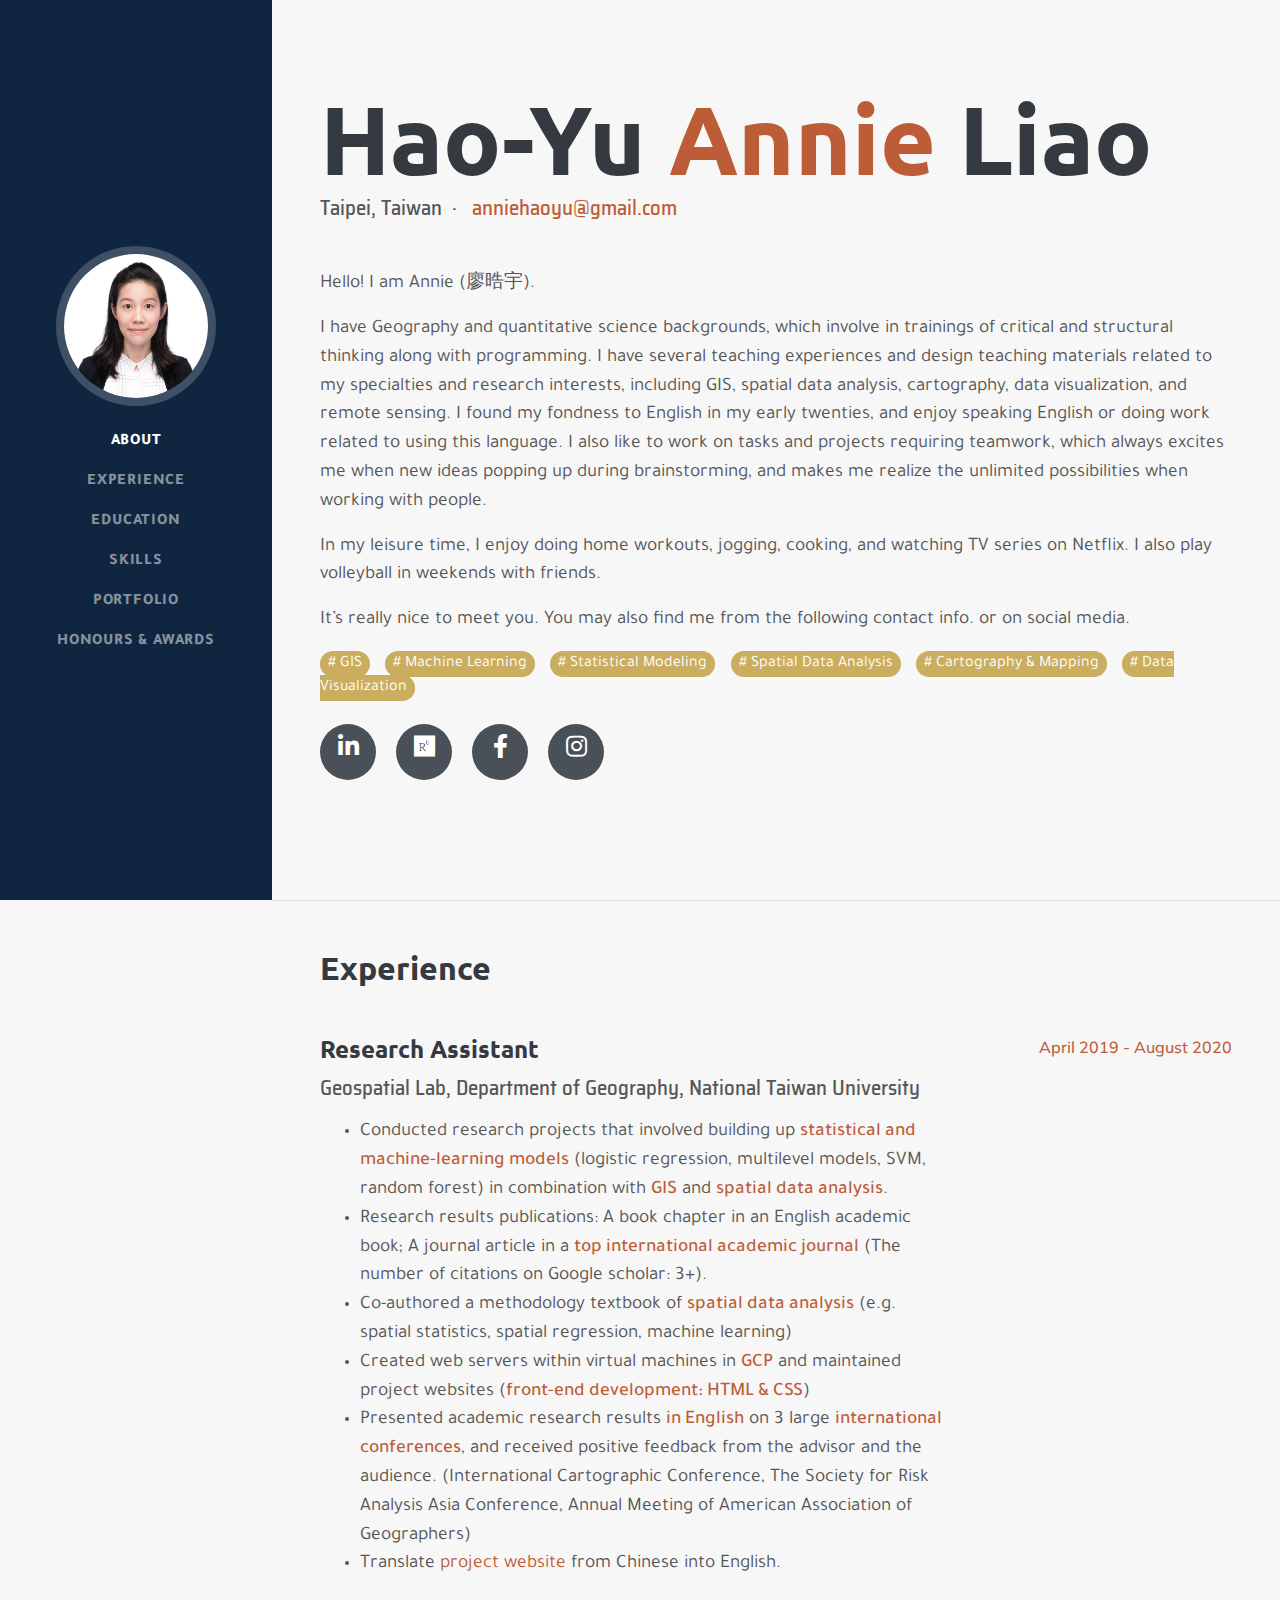
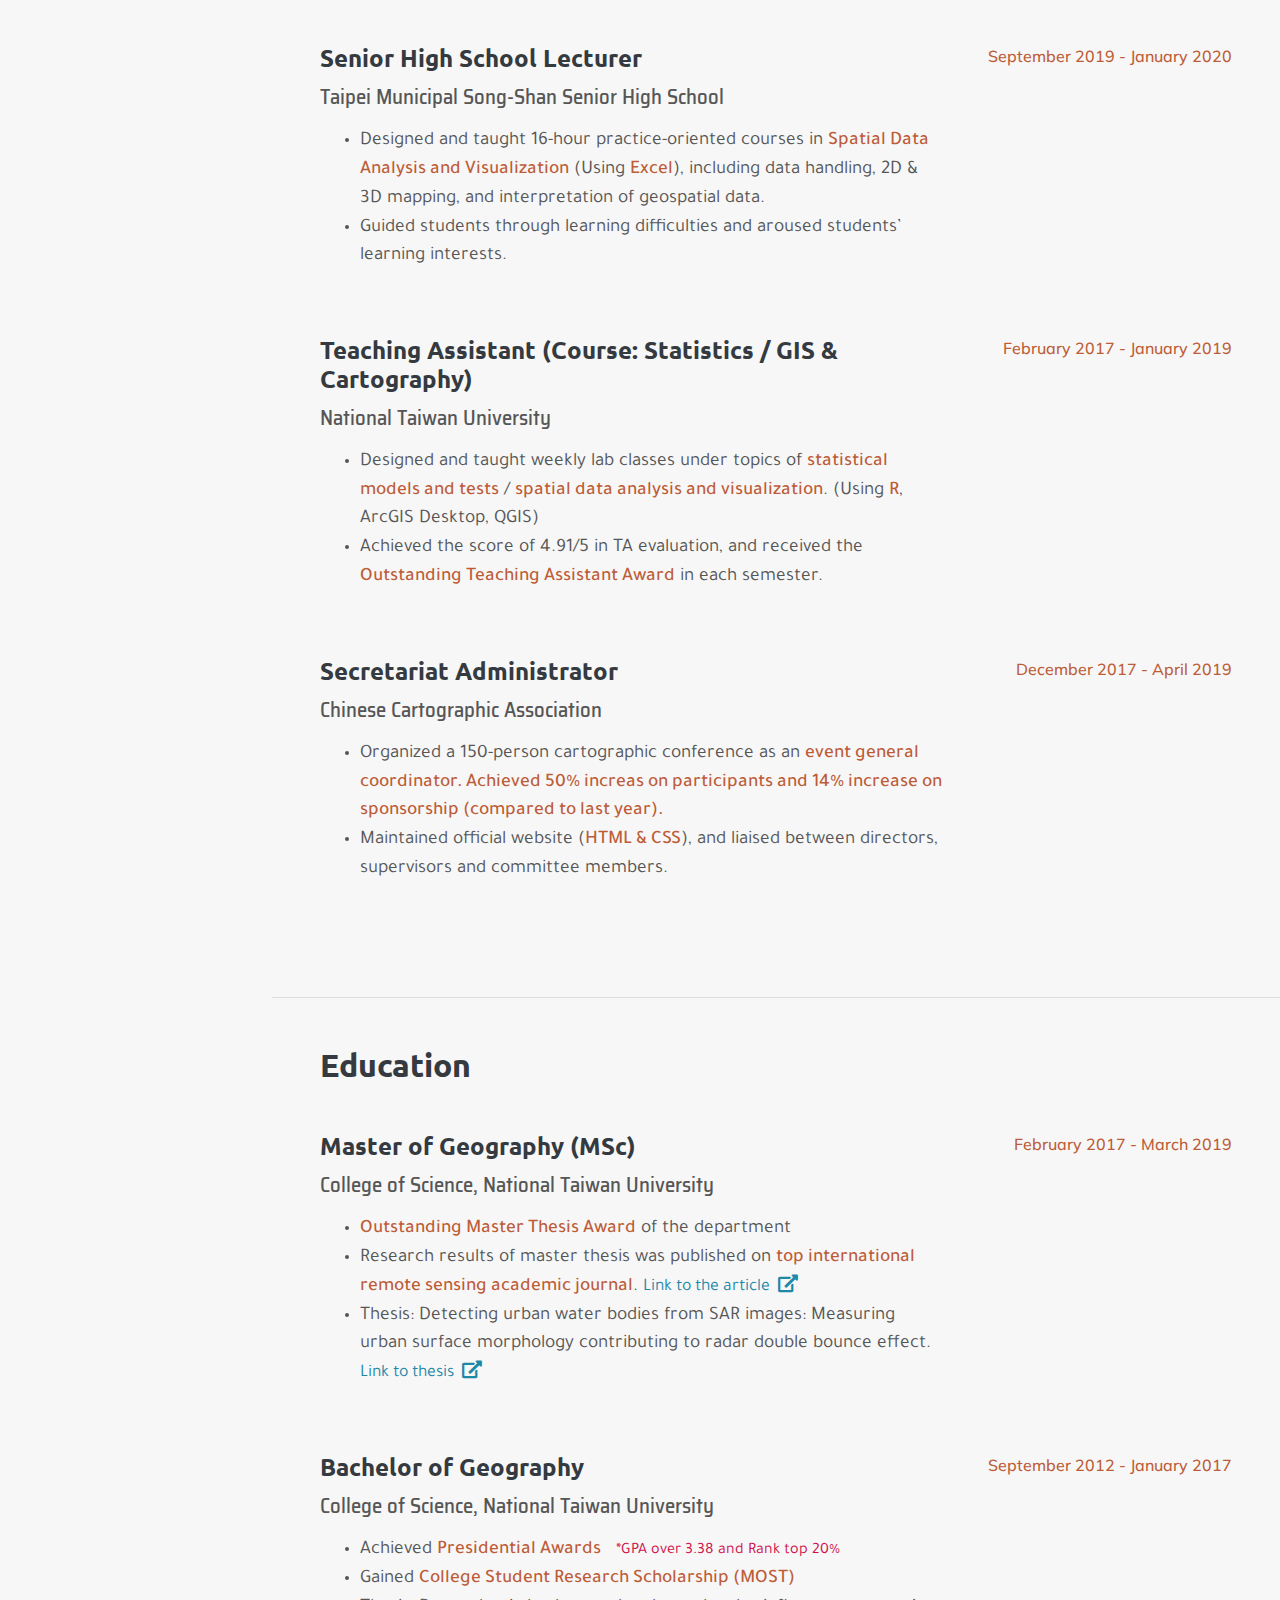
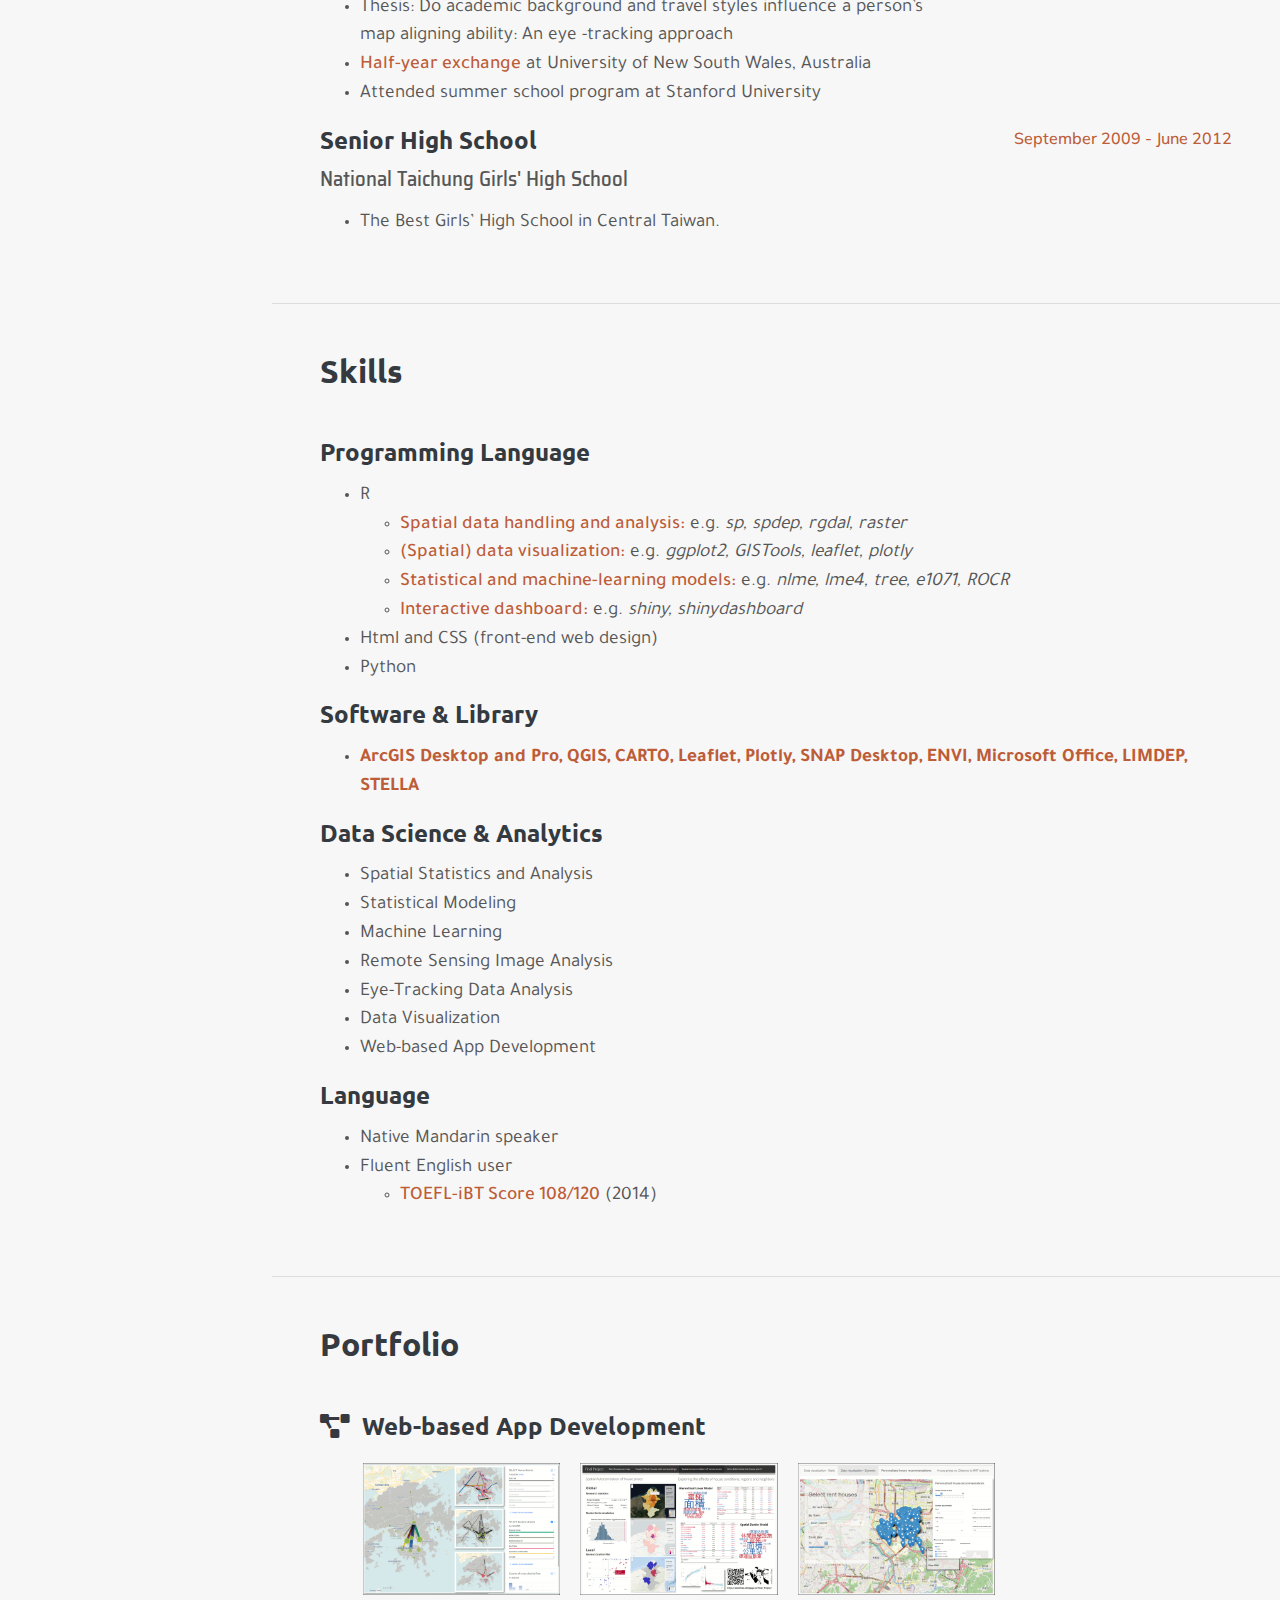
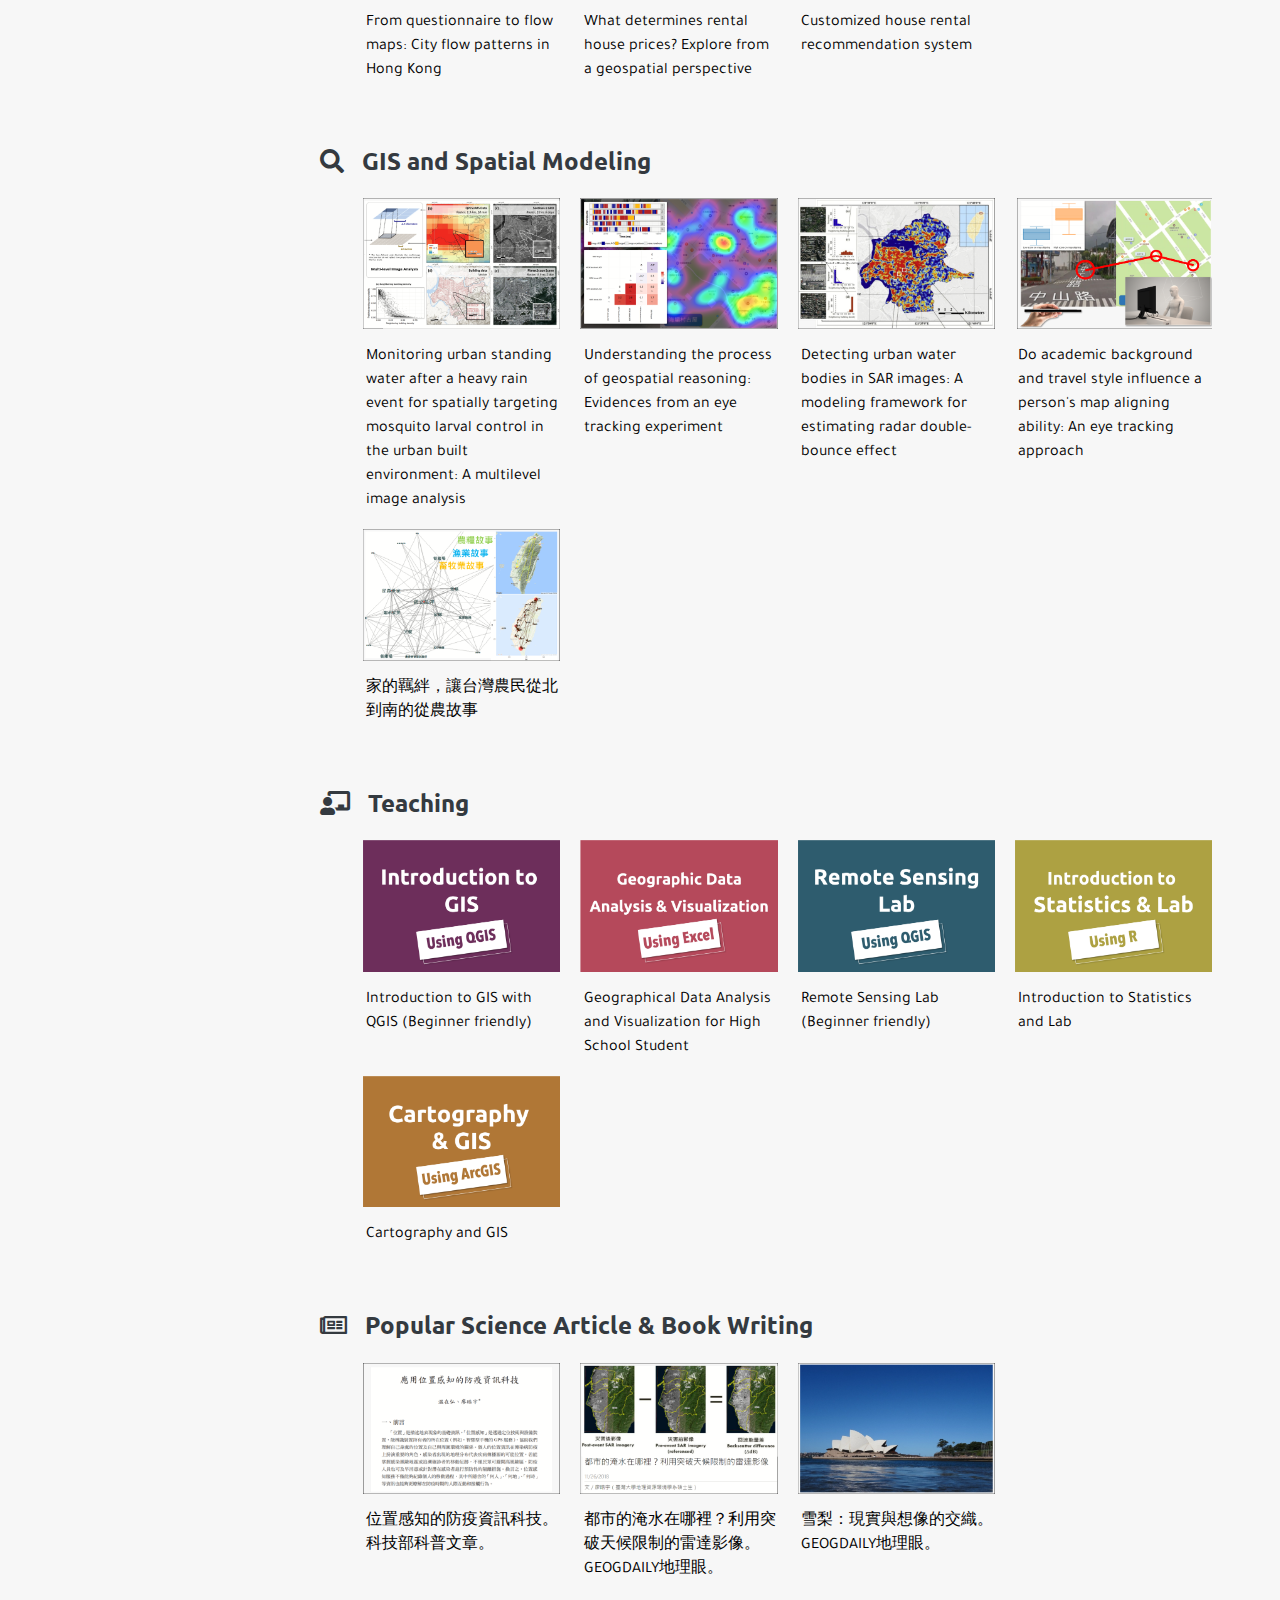
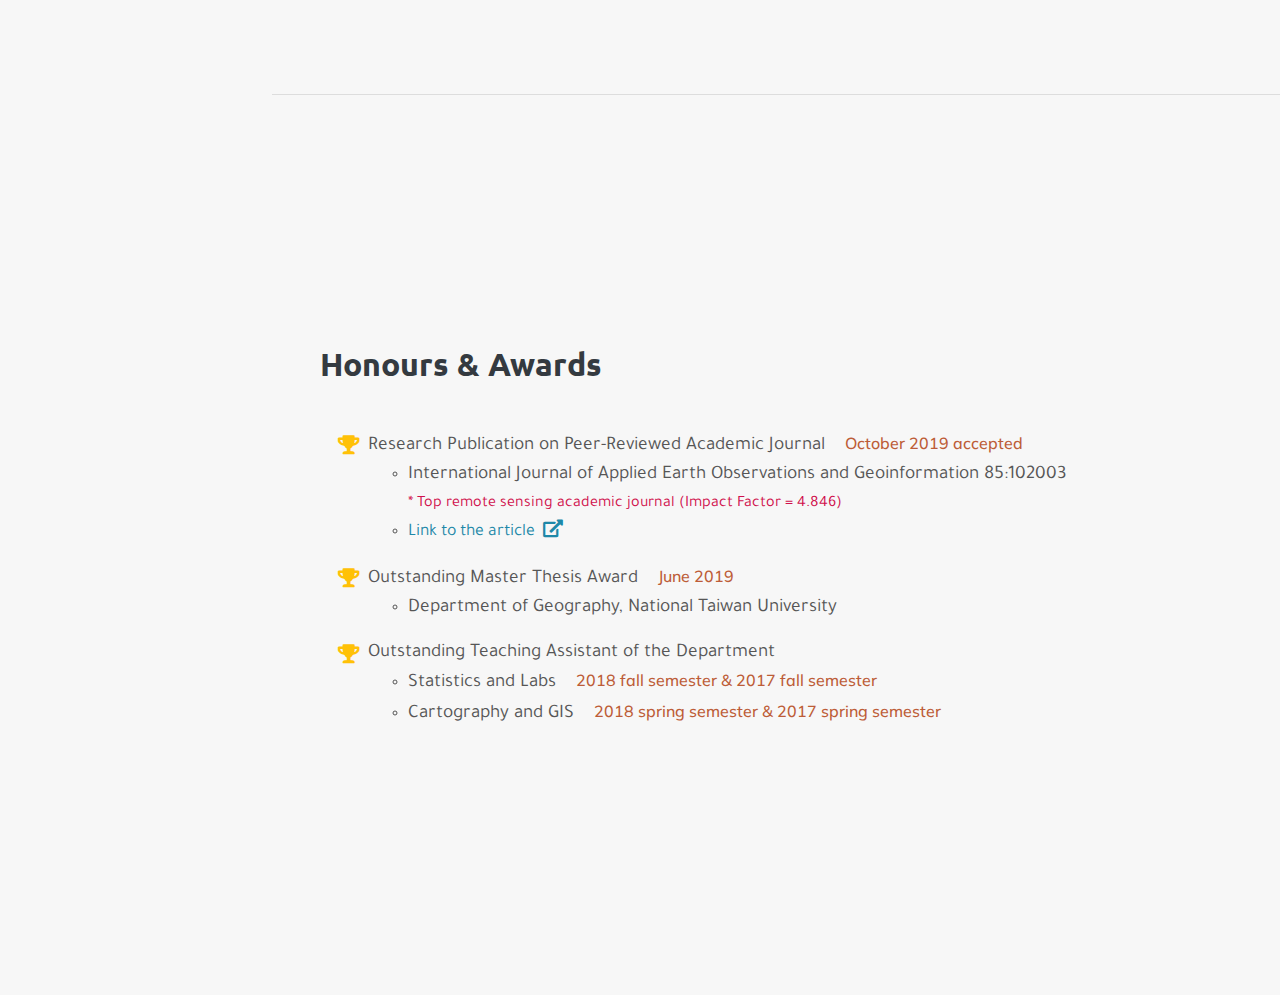
<file: index.html>
<!DOCTYPE html>
<html lang="en">

<head>

  <meta charset="utf-8">
  <meta name="viewport" content="width=device-width, initial-scale=1, shrink-to-fit=no">
  <meta name="description" content="">
  <meta name="author" content="">

  <title>HY Annie Liao</title>

  <!-- Bootstrap core CSS -->
  <link href="vendor/bootstrap/css/bootstrap.min.css" rel="stylesheet">

  <!-- Custom fonts for this template -->
  <link href="https://fonts.googleapis.com/css?family=Saira+Extra+Condensed:500,700" rel="stylesheet">
  <link href="https://fonts.googleapis.com/css?family=Muli:400,400i,800,800i" rel="stylesheet">
  <link href="vendor/fontawesome-free/css/all.min.css" rel="stylesheet">

  <!-- Custom styles for this template -->
  <link href="css/resume.min.css" rel="stylesheet">

  <!-- fonts add (HY) -->
  <link href="https://fonts.googleapis.com/css?family=Saira+Semi+Condensed|Ubuntu+Condensed|Ubuntu:700&display=swap" rel="stylesheet">
  <link href="https://fonts.googleapis.com/css?family=Alegreya|Baloo+2|Baloo+Da+2|Cambay|Catamaran|Hind+Madurai|Karla|Noto+Sans+TC|PT+Sans|Tajawal&display=swap" rel="stylesheet">


  <!-- test start here -->
  <script src="https://ajax.googleapis.com/ajax/libs/jquery/3.5.1/jquery.min.js"></script>
  <script src="https://maxcdn.bootstrapcdn.com/bootstrap/3.4.1/js/bootstrap.min.js"></script>


</head>

<body id="page-top">

  <nav class="navbar navbar-expand-lg navbar-dark bg-primary fixed-top" id="sideNav">
    <a class="navbar-brand js-scroll-trigger" href="#page-top">
      <span class="d-block d-lg-none">Hao-Yu Annie Liao</span>
      <span class="d-none d-lg-block">
        <img class="img-fluid img-profile rounded-circle mx-auto mb-2" src="img/profile_img_2.jpg" alt="">
      </span>
    </a>
    <button class="navbar-toggler" type="button" data-toggle="collapse" data-target="#navbarSupportedContent" aria-controls="navbarSupportedContent" aria-expanded="false" aria-label="Toggle navigation">
      <span class="navbar-toggler-icon"></span>
    </button>
    <div class="collapse navbar-collapse" id="navbarSupportedContent">
      <ul class="navbar-nav">
        <li class="nav-item">
          <a class="nav-link js-scroll-trigger" href="#about">About</a>
        </li>
        <li class="nav-item">
          <a class="nav-link js-scroll-trigger" href="#experience">Experience</a>
        </li>
        <li class="nav-item">
          <a class="nav-link js-scroll-trigger" href="#education">Education</a>
        </li>
        <li class="nav-item">
          <a class="nav-link js-scroll-trigger" href="#skills">Skills</a>
        </li>
        <li class="nav-item">
          <a class="nav-link js-scroll-trigger" href="#interests">Portfolio</a>
        </li>
        <li class="nav-item">
          <a class="nav-link js-scroll-trigger" href="#awards">Honours & Awards</a>
        </li>
      </ul>
    </div>
  </nav>

  <div class="container-fluid p-0">

    <section class="resume-section p-3 p-lg-5 d-flex align-items-center" id="about">
      <div class="w-100">
        <h1 class="mb-0">Hao-Yu
          <span class="text-primary">Annie</span>&nbsp;Liao
        </h1>
        <div class="subheading mb-5">Taipei, Taiwan&nbsp; · <!--&nbsp;&nbsp;(886) 928-765-842&nbsp;&nbsp; ·--> &nbsp;
          <a href="mailto:anniehaoyu@gmail.com">anniehaoyu@gmail.com</a>
        </div>


        <p class="lead mb-3">Hello! I am Annie (廖晧宇).</p>
        <p class="lead mb-3">I have Geography and quantitative science backgrounds, which involve in trainings of critical and structural thinking along with programming. I have several teaching experiences and design teaching materials related to my specialties and research interests, including GIS, spatial data analysis, cartography, data visualization, and remote sensing. I found my fondness to English in my early twenties, and enjoy speaking English or doing work related to using this language. I also like to work on tasks and projects requiring teamwork, which always excites me when new ideas popping up during brainstorming, and makes me realize the unlimited possibilities when working with people. </p>
        <p class="lead mb-3">In my leisure time, I enjoy doing home workouts, jogging, cooking, and watching TV series on Netflix. I also play volleyball in weekends with friends.</p>
        <p class="lead mb-3">It’s really nice to meet you. You may also find me from the following contact info. or on social media.</p>



        <span class = "hashtag"># GIS</span>
        <span class = "hashtag"># Machine Learning</span>
        <span class = "hashtag"># Statistical Modeling</span>
        <span class = "hashtag"># Spatial Data Analysis</span>
        <span class = "hashtag"># Cartography & Mapping</span>
        <span class = "hashtag"># Data Visualization</span>



        <div class="social-icons">

          <a href = "https://www.linkedin.com/in/%E6%99%A7%E5%AE%87-%E5%BB%96-839a151a5/" target="_blank">
            <i class="fab fa-linkedin-in"></i>
          </a>

          <a href = "https://www.researchgate.net/profile/Hao_Yu_Liao" target="_blank">
            <i class="fab fa-researchgate"></i>
          </a>

          <!--
          <a href="https://littleones.home.blog/" target="_blank">
            <i class="fab fa-wordpress"></i>
          </a>
        -->

          <a href = "https://www.facebook.com/haoyuannie" target="_blank">
            <i class="fab fa-facebook-f"></i>
          </a>

          <a href="https://www.instagram.com/littleones.annie/" target="_blank">
            <i class="fab fa-instagram"></i>
          </a>

        </div>
      </div>
    </section>


    <hr class="m-0">


    <section class="resume-section p-3 p-lg-5 d-flex justify-content-center" id="experience">
      <div class="w-100">
        <h2 class="mb-5">Experience</h2>

        <div class="resume-item d-flex flex-column flex-md-row justify-content-between mb-5">
          <div class="resume-content">
            <h3 class="mb-0">Research Assistant</h3>
            <div class="subheading mb-3">Geospatial Lab, Department of Geography, National Taiwan University</div>
            <p>
              <ul class="main-list">

                <li>Conducted research projects that involved building up <span class="empha">statistical and machine-learning models</span> (logistic regression, multilevel models, SVM, random forest) in combination with <span class="empha">GIS</span> and <span class="empha">spatial data analysis</span>.</li>
                <li>Research results publications: A book chapter in an English academic book; A journal article in a <span class="empha">top international academic journal</span> (The number of citations on Google scholar: 3+).</li>
                <li>Co-authored a methodology textbook of <span class="empha">spatial data analysis</span> (e.g. spatial statistics, spatial regression, machine learning)</li>
                <li>Created web servers within virtual machines in <span class="empha">GCP</span> and maintained project websites (<span class="empha">front-end development: HTML & CSS</span>)</li>
                <li>Presented academic research results <span class="empha">in English</span> on 3 large <span class="empha">international conferences</span>, and received positive feedback from the advisor and the audience. (International Cartographic Conference, The Society for Risk Analysis Asia Conference, Annual Meeting of American Association of Geographers)</li>
                <li>Translate <a href="http://www.igear.tw/" target="_blank">project website</a> from Chinese into English. </li>
              </ul>

            </p>
          </div>
          <div class="resume-date text-md-right">
            <span class="text-primary">April 2019 - August 2020</span>
          </div>
        </div>

        <div class="resume-item d-flex flex-column flex-md-row justify-content-between mb-5">
          <div class="resume-content">
            <h3 class="mb-0">Senior High School Lecturer</h3>
            <div class="subheading mb-3">Taipei Municipal Song-Shan Senior High School</div>
            <p>
              <ul class="main-list">

                <li>Designed and taught 16-hour practice-oriented courses in <span class="empha">Spatial Data Analysis and Visualization</span> (Using <span class="empha">Excel</span>), including data handling, 2D & 3D mapping, and interpretation of geospatial data.</li>
                <li>Guided students through learning difficulties and aroused students’ learning interests.</li>

              </ul>
            </p>
          </div>
          <div class="resume-date text-md-right">
            <span class="text-primary">September 2019 - January 2020</span>
          </div>
        </div>


        <div class="resume-item d-flex flex-column flex-md-row justify-content-between mb-5">
          <div class="resume-content">
            <h3 class="mb-0">Teaching Assistant (Course: Statistics / GIS & Cartography)</h3>
            <div class="subheading mb-3">National Taiwan University</div>
            <p>
              <ul class="main-list">

                <li>Designed and taught weekly lab classes under topics of <span class="empha">statistical models and tests</span> / <span class="empha">spatial data analysis and visualization</span>. (Using <span class="empha">R</span>, ArcGIS Desktop, QGIS)</li>
                <li>Achieved the score of 4.91/5 in TA evaluation, and received the <span class="empha">Outstanding Teaching Assistant Award</span> in each semester.  </li>

              </ul>
            </p>
          </div>
          <div class="resume-date text-md-right">
            <span class="text-primary">February 2017 - January 2019</span>
          </div>
        </div>


        <div class="resume-item d-flex flex-column flex-md-row justify-content-between mb-5">
          <div class="resume-content">
            <h3 class="mb-0">Secretariat Administrator</h3>
            <div class="subheading mb-3">Chinese Cartographic Association</div>
            <p>
              <ul class="main-list">

                <li>Organized a 150-person cartographic conference as an <span class="empha">event general coordinator<span>. Achieved <span class="empha">50% increas</span> on participants and <span class="empha">14% increase</span> on sponsorship (compared to last year). </li>
                <li>Maintained official website (<span class="empha">HTML & CSS</span>), and liaised between directors, supervisors and committee members.</li>

              </ul>
            </p>
          </div>
          <div class="resume-date text-md-right">
            <span class="text-primary">December 2017 - April 2019</span>
          </div>
        </div>


      </div>

    </section>

    <hr class="m-0">

    <section class="resume-section p-3 p-lg-5 d-flex align-items-center" id="education">
      <div class="w-100">
        <h2 class="mb-5">Education</h2>

        <div class="resume-item d-flex flex-column flex-md-row justify-content-between mb-5">
          <div class="resume-content">
            <h3 class="mb-0">Master of Geography (MSc)</h3>
            <div class="subheading mb-3">College of Science, National Taiwan University</div>

            <p>
              <ul class="main-list">
                <li><span class="empha">Outstanding Master Thesis Award</span> of the department</li>
                <li>Research results of master thesis was published on <span class="empha">top international remote sensing academic journal</span>. <a class = "web-link" href = "https://www.sciencedirect.com/science/article/pii/S0303243419306968" target = "_blank">Link to the article &nbsp;<i class="fas fa-external-link-alt"></i></a></li>
                <li>Thesis: Detecting urban water bodies from SAR images: Measuring urban surface morphology contributing to radar double bounce effect. <a class = "web-link" href = "https://www.airitilibrary.com/Publication/alDetailedMesh?docid=U0001-2603201908594100#Altmetrics" target = "_blank">Link to thesis &nbsp;<i class="fas fa-external-link-alt"></i></a></li>

              </ul>
            </p>

          </div>
          <div class="resume-date text-md-right">
            <span class="text-primary">February 2017 - March 2019</span>
          </div>
        </div>

        <div class="resume-item d-flex flex-column flex-md-row justify-content-between">
          <div class="resume-content">
            <h3 class="mb-0">Bachelor of Geography</h3>
            <div class="subheading mb-3">College of Science, National Taiwan University</div>
            <p>
              <ul class="main-list">
                <li>Achieved <span class="empha">Presidential Awards</span> &nbsp;&nbsp;<span class="memo">*GPA over 3.38 and Rank top 20%</span></li>
                <li>Gained <span class="empha">College Student Research Scholarship (MOST)</span></li>
                <li>Thesis: Do academic background and travel styles influence a person’s map aligning ability: An eye -tracking approach</li>
                <li><span class="empha">Half-year exchange</span> at University of New South Wales, Australia</li>
                <li>Attended summer school program at Stanford University</li>
              </ul>
            </p>
          </div>
          <div class="resume-date text-md-right">
            <span class="text-primary">September 2012 - January 2017</span>
          </div>
        </div>

        <div class="resume-item d-flex flex-column flex-md-row justify-content-between">
          <div class="resume-content">
            <h3 class="mb-0">Senior High School</h3>
            <div class="subheading mb-3">National Taichung Girls' High School</div>
            <p>
              <ul class="main-list">
                <li>The Best Girls’ High School in Central Taiwan. </li>

              </ul>
            </p>
          </div>
          <div class="resume-date text-md-right">
            <span class="text-primary">September 2009 - June 2012</span>
          </div>
        </div>




      </div>
    </section>

    <hr class="m-0">

    <section class="resume-section p-3 p-lg-5 d-flex align-items-center" id="skills">
      <div class="w-100">
        <h2 class="mb-5">Skills</h2>



        <div class="resume-item d-flex flex-column flex-md-row justify-content-between">
          <div class="resume-content">
            <h3 class="mb-0">Programming Language</h3>

            <p>
              <ul class="main-list">
                <li>R
                  <ul>
                    <li><span class="empha">Spatial data handling and analysis:</span> e.g. <span class="italic">sp, spdep, rgdal, raster</span></li>
                    <li><span class="empha">(Spatial) data visualization:</span> e.g. <span class="italic">ggplot2, GISTools, leaflet, plotly</span></li>
                    <li><span class="empha">Statistical and machine-learning models:</span> e.g. <span class="italic">nlme, lme4, tree, e1071, ROCR</span></li>
                    <li><span class="empha">Interactive dashboard:</span> e.g. <span class="italic">shiny, shinydashboard</span></li>
                  </ul>
                </li>
                <li>Html and CSS (front-end web design)</li>
                <li>Python</li>


              </ul>
            </p>
          </div>

        </div>


        <div class="resume-item d-flex flex-column flex-md-row justify-content-between">
          <div class="resume-content">
            <h3 class="mb-0">Software & Library</h3>

            <p>
              <ul class="main-list">
                <li><span class="empha2">ArcGIS Desktop and Pro, QGIS, CARTO, Leaflet, Plotly, SNAP Desktop, ENVI, Microsoft Office, LIMDEP, STELLA</span></li>

                <!--
                <li><span class="empha2">ArcGIS Desktop and Pro:</span> Spatial data handling, analysis, and visualization</li>
                <li><span class="empha2">QGIS:</span> Spatial data handling, analysis, and visualization</li>
                <li><span class="empha2">R:</span> Spatial data handling, analysis, and visualization</li>
                <li><span class="empha2">Leaflet:</span> Web-based interactive map</li>
                <li><span class="empha2">CARTO:</span> Basic spatial data analysis and instant interactive visualization</li>
                <li><span class="empha2">Excel:</span> 2D/3D, static/animated maps for instant visualization</li>
              -->

              </ul>
            </p>
          </div>

        </div>


        <div class="resume-item d-flex flex-column flex-md-row justify-content-between">
          <div class="resume-content">
            <h3 class="mb-0">Data Science & Analytics</h3>

            <p>
              <ul class="main-list">
                <li>Spatial Statistics and Analysis</li>
                <li>Statistical Modeling</li>
                <li>Machine Learning</li>
                <li>Remote Sensing Image Analysis</li>
                <li>Eye-Tracking Data Analysis</li>
                <li>Data Visualization</li>
                <li>Web-based App Development</li>


              </ul>
            </p>
          </div>

        </div>




        <div class="resume-item d-flex flex-column flex-md-row justify-content-between">
          <div class="resume-content">
            <h3 class="mb-0">Language</h3>

            <p>
              <ul class="main-list">

                <li>Native Mandarin speaker</li>

                <li>Fluent English user
                  <ul>
                    <li><span class="empha">TOEFL-iBT Score 108/120</span> (2014)</li>


                  </ul>
                </li>



              </ul>
            </p>
          </div>

        </div>


        <!--
        <div class="subheading mb-3">Programming Languages &amp; Tools</div>
        <ul class="list-inline dev-icons">
          <li class="list-inline-item">
            <i class="fab fa-html5"></i>
          </li>
          <li class="list-inline-item">
            <i class="fab fa-css3-alt"></i>
          </li>
          <li class="list-inline-item">
            <i class="fab fa-js-square"></i>
          </li>
          <li class="list-inline-item">
            <i class="fab fa-angular"></i>
          </li>
          <li class="list-inline-item">
            <i class="fab fa-react"></i>
          </li>
          <li class="list-inline-item">
            <i class="fab fa-node-js"></i>
          </li>
          <li class="list-inline-item">
            <i class="fab fa-sass"></i>
          </li>
          <li class="list-inline-item">
            <i class="fab fa-less"></i>
          </li>
          <li class="list-inline-item">
            <i class="fab fa-wordpress"></i>
          </li>
          <li class="list-inline-item">
            <i class="fab fa-gulp"></i>
          </li>
          <li class="list-inline-item">
            <i class="fab fa-grunt"></i>
          </li>
          <li class="list-inline-item">
            <i class="fab fa-npm"></i>
          </li>
        </ul>

        <div class="subheading mb-3">Workflow</div>
        <ul class="fa-ul mb-0">
          <li>
            <i class="fa-li fa fa-check"></i>
            Mobile-First, Responsive Design</li>
          <li>
            <i class="fa-li fa fa-check"></i>
            Cross Browser Testing &amp; Debugging</li>
          <li>
            <i class="fa-li fa fa-check"></i>
            Cross Functional Teams</li>
          <li>
            <i class="fa-li fa fa-check"></i>
            Agile Development &amp; Scrum</li>
        </ul>
      -->

      </div>
    </section>

    <hr class="m-0">

    <section class="resume-section p-3 p-lg-5 d-flex align-items-center" id="interests">
      <div class="w-100">
        <h2 class="mb-5">Portfolio</h2>


        <div class="resume-item d-flex flex-column flex-md-row justify-content-between mb-5">
          <div class="resume-content">
            <h3 class="mb-0"><i class="fas fa-project-diagram"></i> &nbsp;Web-based App Development</h3>
            <!--  <div class="subheading mb-3">subtitle</div>   -->


            <div class="port-big-box">
              <div class="port-box">
                <a data-modal-trigger="modal1-4">
                  <div class = "port-box-img">
                    <img class = "port-img" src = "./img/portfolio/project_hk_.png" width= 100% title="Read more...">
                    <!--
                    <div class="port-img-middle ">
                      <div class="port-img-text">Read more...</div>
                    </div>
                    -->
                  </div>
                </a>

                <a data-modal-trigger="modal1-4">
                  <p class = "port-box-text">From questionnaire to flow maps: City flow patterns in Hong Kong</p>
                </a>

              </div>

              <div class="port-box">
                <a data-modal-trigger="modal1-3">
                  <div class = "port-box-img">
                    <img class = "port-img" src = "./img/portfolio/project_rent_.png" width= 100% title="Read more...">
                    <!--
                    <div class="port-img-middle ">
                      <div class="port-img-text">Read more...</div>
                    </div>
                    -->
                  </div>
                </a>

                <a data-modal-trigger="modal1-3">
                  <p class = "port-box-text">What determines rental house prices? Explore from a geospatial perspective</p>
                </a>

              </div>


              <div class="port-box">
                <a data-modal-trigger="modal1-2">
                  <div class = "port-box-img">
                    <img class = "port-img" src = "./img/portfolio/project_system_.png" width= 100% title="Read more...">
                    <!--
                    <div class="port-img-middle ">
                      <div class="port-img-text">Read more...</div>
                    </div>
                    -->
                  </div>
                </a>

                <a data-modal-trigger="modal1-2">
                  <p class = "port-box-text">Customized house rental recommendation system</p>
                </a>

              </div>




            </div>

            <!-- Modal-->
            <div class="modal" data-modal-name="modal1-4" data-modal-dismiss>
                <div class="modal__dialog">
                    <header class="modal__header">
                        <h4 class="modal__title modal-title">From questionnaire to flow maps: City flow patterns in Hong Kong</h4>
                    </header>

                    <div class="modal__content">
                      <p></p>
                      <p class = "modal-p mb-0">Link to the interactive web map! </p>
                      <ul class="modal-list">
                        <li><a class = "web-link-light" href = "https://anniehaoyu.carto.com/builder/dd95e635-9bbe-43fc-ab46-bd30c4610f0f/embed" target  = "_blank">Routine flow &nbsp;<i class="fas fa-external-link-alt"></i></a></li>
                        <li><a class = "web-link-light" href = "https://anniehaoyu.carto.com/builder/4dcbcdb1-71bd-4251-8ebb-7609cb65fe5a/embed" target  = "_blank">Usual-visit flow &nbsp;<i class="fas fa-external-link-alt"></i></a></li>
                      </ul>

                      <p class = "modal-p">This project proposes an analytic framework for making city flow maps of Hong Kong from questionnaire data. We built up a workflow of extracting and defining different migration types including routine flows and usual-visit flows. They can be visualized at two scales, either plotting every individual’s flow or mapping flows between districts which aggregate individual data. </p>

                      <p class = "modal-p">Data cleaning, processing, and building geographical dataset were all done with <span class = "empha-black">R programming</span>. Interactive web maps were made with <span class = "empha-black">CARTO</span>.</p>

                      <p class = "modal-p note">*On account of privacy issue, only the cross-district flow maps (which aggregate individual flows to administrative divisions) are shown here (the links above).</p>


                    </div>
                </div>
            </div>

            <div class="modal" data-modal-name="modal1-3" data-modal-dismiss>
                <div class="modal__dialog">
                    <header class="modal__header">
                        <h4 class="modal__title modal-title">What determines rental house prices? Explore from a geospatial perspective</h4>
                    </header>

                    <div class="modal__content">
                      <p></p>
                      <p class = "modal-p"><a class = "web-link-light" href = "https://annieliao.shinyapps.io/Final_Project/" target  = "_blank">Link to the app! &nbsp;<i class="fas fa-external-link-alt"></i></a></p>

                      <p class = "modal-p">This project explores the spatial patterns of rental house prices and reveals the factors that determine the prices. The spatial analysis in this study were all done in <span class="empha-black">R</span>, and the results were wrapped up in an <span class="empha-black">interactive app</span> built with <span class="empha-black">R shiny</span>.</p>

                      <p class = "modal-p mb-0">For more details: </p>
                      <ul class="modal-list">
                        <li >View the <a class="file" href = "./files/project_rent_intro.pdf" target  = "_blank">background of this project &nbsp;<i class="far fa-folder-open"></i></a> (in chinese). </li>
                        <li>View the <a class="file" href = "./files/project_rent_slide.pptx" download >oral presentation slides &nbsp;<i class="far fa-folder-open"></i></a> with full description of the project. </li>
                      </ul>

                      <p class = "modal-p note">* This system is a team project with my two classmates in graduate schools, 劉怡慧 and 謝澤星. </p>


                    </div>
                </div>
            </div>

            <div class="modal" data-modal-name="modal1-2" data-modal-dismiss>
                <div class="modal__dialog">
                    <header class="modal__header">
                        <h4 class="modal__title modal-title">Customized house rental recommendation system</h4>
                    </header>

                    <div class="modal__content">
                      <p></p>
                      <p class = "modal-p"><a class = "web-link-light" href = "https://r05228019.shinyapps.io/Mid-project/" target  = "_blank">Link to the system! &nbsp;<i class="fas fa-external-link-alt"></i></a></p>

                      <p class = "modal-p">In Taiwan, the <a class = "web-link-light" href = "https://rent.591.com.tw/?kind=0&region=1" target  = "_blank">591 house rental website</a> is one of the most commonly used platforms for people to look for house rentals. When searching rental homes, a convenient location with great accessibility to public transport is often a major concern, especially in cities. </p>

                      <p class = "modal-p">However, the 591 house rental website provides the distance between the listed houses and the closest MRT stations; however, besides MRT services, bus and bike-sharing systems are also very common public transportation in the Taipei metropolitan area including Taipei and New Taipei City. Moreover, each house searcher may have their own preferences for public transport. While some people consider bus system convenient to take them anywhere in the city, some might value travel time more and prefer the MRT to bus services since it is less likely to be affected by traffic jams.</p>

                      <p class = "modal-p">Therefore, we designed an innovative house rental recommendation system and built up a prototype with <span class="empha-black">R shiny</span>. This system enables users to not only filter available houses by district, price and area, but input their personal preferences for the accessibility to different kinds of public transport. Our system will list customized searching results in order, and also show the location of each recommended house on an interactive map.</p>

                      <p class = "modal-p mb-0">For more details:</p>
                      <ul class="modal-list">
                        <li>View the <a class="file" href = "./files/project_system_intro.pdf" target="_blank" >background of this project &nbsp;<i class="far fa-folder-open"></i></a> (in chinese).</li>
                        <li>View the <a class="file" href = "./files/project_system_slide.pptx" download >oral presentation slides &nbsp;<i class="far fa-folder-open"></i></a> with full description of the project. </li>
                      </ul>

                      <p class = "modal-p note">*This system is a team project with my two classmates in graduate schools, 劉怡慧 and 謝澤星. </p>

                    </div>
                </div>
            </div>




          </div>
        </div> <!-- Project and System, Portfolio -->


        <div class="resume-item d-flex flex-column flex-md-row justify-content-between mb-5">
          <div class="resume-content">
            <h3 class="mb-0"><i class="fas fa-search"></i> &nbsp; GIS and Spatial Modeling</h3>
            <!--  <div class="subheading mb-3">subtitle</div>   -->

            <div class="port-big-box">
              <div class="port-box">
                <a data-modal-trigger="modal2-4">
                  <div class = "port-box-img">
                    <img class = "port-img" src = "./img/portfolio/research_dengue_.png" width= 100% title="Read more...">
                    <!--
                    <div class="port-img-middle ">
                      <div class="port-img-text">Read more...</div>
                    </div>
                    -->
                  </div>
                </a>

                <a data-modal-trigger="modal2-4">
                  <p class = "port-box-text">Monitoring urban standing water after a heavy rain event for spatially targeting mosquito larval control in the urban built environment: A multilevel image analysis</p>
                </a>

              </div>

              <div class="port-box">
                <a data-modal-trigger="modal2-3">
                  <div class = "port-box-img">
                    <img class = "port-img" src = "./img/portfolio/research_eyetracking_.png" width= 100% title="Read more...">
                    <!--
                    <div class="port-img-middle ">
                      <div class="port-img-text">Read more...</div>
                    </div>
                    -->
                  </div>
                </a>

                <a data-modal-trigger="modal2-3">
                  <p class = "port-box-text">Understanding the process of geospatial reasoning: Evidences from an eye tracking experiment</p>
                </a>

              </div>


              <div class="port-box">
                <a data-modal-trigger="modal2-2">
                  <div class = "port-box-img">
                    <img class = "port-img" src = "./img/portfolio/research_sar_.png" width= 100% title="Read more...">
                    <!--
                    <div class="port-img-middle ">
                      <div class="port-img-text">Read more...</div>
                    </div>
                    -->
                  </div>
                </a>

                <a data-modal-trigger="modal2-2">
                  <p class = "port-box-text">Detecting urban water bodies in SAR images: A modeling framework for estimating radar double-bounce effect</p>
                </a>

              </div>


              <div class="port-box">
                <a data-modal-trigger="modal2-1">
                  <div class = "port-box-img">
                    <img class = "port-img" src = "./img/portfolio/research_eyetrackingold_.png" width= 100% title="Read more...">
                    <!--
                    <div class="port-img-middle ">
                      <div class="port-img-text">Read more...</div>
                    </div>
                    -->
                  </div>
                </a>

                <a data-modal-trigger="modal2-1">
                  <p class = "port-box-text">Do academic background and travel style influence a person's map aligning ability: An eye tracking approach</p>
                </a>

              </div>

              <!-- HERE  -->

              <div class="port-box new-line">
                <a data-modal-trigger="modal1-1">
                  <div class = "port-box-img">
                    <img class = "port-img" src = "./img/portfolio/project_news_.png" width= 100% title="Read more...">
                    <!--
                    <div class="port-img-middle ">
                      <div class="port-img-text">Read more...</div>
                    </div>
                    -->
                  </div>
                </a>

                <a data-modal-trigger="modal1-1">
                  <p class = "port-box-text">家的羈絆，讓台灣農民從北到南的從農故事</p>
                </a>

              </div>

            </div>

            <!-- Modal-->
            <div class="modal" data-modal-name="modal2-4" data-modal-dismiss>
                <div class="modal__dialog">
                    <header class="modal__header">
                        <h4 class="modal__title modal-title">Monitoring urban standing water after a heavy rain event for spatially targeting mosquito larval control in the urban built environment: A multilevel image analysis</h4>
                    </header>

                    <div class="modal__content">
                      <p></p>

                      <h4 class = "modal-subtitle">Abstract</h4>

                      <p class = "modal-p">Under the impact of global warming and climate change, mosquito-borne diseases, such as dengue fever and Zika virus, are expanding geographically in subtropical metropolises due to the high weather sensitivity of vectors and viruses. Rain-induced standing water bodies in cities could become mosquito larvae-favorable environments and trigger disease transmission in high populated areas. However, investigating possible mosquito breeding sites is a labor-intensive campaign for health authorities; it is also difficult to effectively identify specific rain-induced standing water environments, such as water-filled containers and watery facilities. The objective of this study is to propose a multilevel image analysis framework that integrates the multi-source remote sensing data of weather and built environments from various spatial scales to identify urban rain-induced standing water environments. Our aims are not only to locate potential standing water after a heavy rain but also to identify water-prone urban environmental characteristics along with different rainfall patterns, such as rain quantity, intensity and duration. Our multilevel modeling results indicate that urban areas with neighboring areas with low density or low-height buildings (e.g., less compact regions) and high-density greenness (e.g., urban gardens, parks, or sidewalk trees) are more susceptible to having standing water after rainfall. Moreover, a larger rainfall quantity under these building characteristics could promote the occurrence probability of standing water, whereas a higher rainfall intensity reduces the probability. In summary, the methodological framework demonstrates the feasibility of integrating multiscale remote sensing imagery to effectively detect after-rain standing water, and our findings could also provide health authorities with reference guidelines for geographically prioritizing the targets of mosquito larval control and elimination in urban areas.
                      </p>

                      <h4 class = "modal-subtitle">Keywords:</h4>
                      <p class = "modal-p">rain-induced standing water, built environment, remote sensing, mosquito-borne diseases, multilevel modeling</p>

                    </div>
                </div>
            </div>

            <div class="modal" data-modal-name="modal2-3" data-modal-dismiss>
                <div class="modal__dialog">
                    <header class="modal__header">
                        <h4 class="modal__title modal-title">Understanding the process of geospatial reasoning: Evidences from an eye tracking experiment</h4>
                    </header>

                    <div class="modal__content">
                      <p></p>

                      <p class = "modal-p mb-0">Short cut to knowing this study: </p>
                      <ul class="modal-list">
                        <li><a class = "file" href = "./files/research_eyetracking_slide.pdf" target  = "_blank">View the oral presentation slides. (2020 ICC Conference in Tokyo) &nbsp;<i class="far fa-folder-open"></i></a></li>

                      </ul>


                      <p class = "modal-p">People need the help of maps during traveling or finding a new restaurant. Maps carry geospatial information of a place, such as landmarks, street names, road structures, coordinate systems and so on. When people are reading maps, the first thing to do is to fit the 2D map into the 3D real world, aligning the map to the environment to build a sense of direction. This process is called the map alignment. Yet, when the map and the environment are not perfectly aligned, people need to rotate either one to match the two spaces. During this process, the extra time and effort that cause people to perform this rotation is considered the alignment effect. </p>

                      <p class = "modal-p">In previous studies, people’s mental rotation ability has been found related to the difficulties they may encounter when reading misaligned maps. A person with a high mental rotation ability is more likely to get free from the alignment effect. However, if we want to improve the rotation and map aligning skills, it is not only about knowing what causes the alignment effect but how people process spatial information when reading maps and rotate different spaces. Fortunately, the eye tracing technique can record and visualize where people see, revealing how people read things and providing insights into their ways of reasoning and problem solving. Therefore, this study took an eye tracking approach to explore the process of how people reason spaces and build senses of direction from map-environment aligning tasks. </p>

                      <p class = "modal-p">We designed 6 map aligning tasks with varied difficulties and different numbers of elements in the map, and randomly chose 12 university students to participate the experiment. After the experiment, we classified eye tracking data from the 12 subjects into three groups (low, medium and high) based on their map aligning skills, and built an analysis framework to explore the spatial reasoning process among different groups. The comparison and the eye movement pattern from group HIGH in specific, may help us identify important map aligning strategies and establish guidelines to map design. </p>

                      <p class = "modal-p">Our preliminary results showed that group HIGH subjects shared similar eye patterns when aligning maps, implying that common rules of geospatial reasoning could be identified. Also, while group LOW subjects spent more time on maps in difficult tasks, landmarks could be better clues than street names to rotate the spaces and build a sense of direction. Meanwhile, more times of matching the same of object between the map and the environment may help the alignment process as well. In sum, we built up a research framework for not only measuring people’s map aligning performances but identifying some common rules of map-and-real-world rotation to fit the two geo-spaces in a more effective way. Last but not least, this study also lightens up the importance and value of adopting an eye tracking approach in cartographic studies, and brings a new perspective to understand the process of geo-space reasoning.  </p>

                      <p class = "modal-p">After all, our eyes never lie!</p>


                    </div>
                </div>
            </div>

            <div class="modal" data-modal-name="modal2-2" data-modal-dismiss>
                <div class="modal__dialog">
                    <header class="modal__header">
                        <h4 class="modal__title modal-title">Detecting urban water bodies in SAR images: A modeling framework for estimating radar double-bounce effect</h4>
                    </header>

                    <div class="modal__content">
                      <p></p>

                      <p class = "modal-p mb-0">Short cut to knowing this study: </p>
                      <ul class="modal-list">
                        <li><a class = "file" href = "./files/research_sar_slide.pdf" target  = "_blank">View the oral presentation slides. (Thesis oral defense) &nbsp;<i class="far fa-folder-open"></i></a></li>

                      </ul>

                      <h4 class = "modal-subtitle">Abstract</h4>


                      <p class = "modal-p">Satellite remote sensing is an effective method for extracting water bodies on a large scale. Radar imagery, such as synthetic aperture radar (SAR) imagery, can penetrate clouds and provide opportunities for water body identification when in situ observations are difficult to obtain because of severe weather conditions. However, when using SAR images in urban areas to extract water bodies, the radar’s double-bounce effect results in complicated backscatter patterns of water near urban features such as buildings due to the side-looking properties of SAR sensors and the vertical urban structures. Therefore, the objective of this study is to propose a reliable urban water extraction framework for SAR images that integrates urban surface morphological features for controlling radar’s multiple bounces. Statistical (logistic regression) and machine-learning (random forest) models were used to explore how radar’s double-bounce effect influences the prediction performance of urban water extraction. Our findings indicate that when extracting urban water bodies, urban water’s backscatter values could be significantly interfered by the neighboring building density above a threshold height that contributes to radar’s multiple bounces. Without model calibration, our framework incorporating urban surface morphology demonstrates high prediction ability with an Area Under the Curve (AUC) of 0.914 and with 97.0% of urban water cells correctly identified by testing in another city sharing similar urban forms. In summary, our study provides a better understanding of the role of the urban surface morphology in the double-bounce effect in SAR images, specifically for differentiating urban water and land, thereby improving the accuracy of urban water extraction and enhancing the feasibility of further applications of SAR imagery under complex urban landscapes.
                      </p>

                      <h4 class = "modal-subtitle">Research Highlights</h4>
                      <ul>
                        <li>We clarified the urban morphological roles in water detection from SAR images.</li>
                        <li>Our model captures the spatial heterogeneity of radar’s double-bounce effect.</li>
                        <li>Neighboring building density could contribute to radar’s multiple bounces.</li>
                        <li>Our model can be applied to another city that shares similar urban forms.</li>
                      </ul>

                      <h4 class = "modal-subtitle">Keywords</h4>
                      <p class = "modal-p">Synthetic aperture radar (SAR) images, Urban morphology, Water body extraction, Radar’s double-bounce effect, Sentinel-1 satellites</p>

                      <p class = "modal-p mb-0">For more details: </p>
                      <ul class="modal-list">
                        <li><a class = "web-link-light" href = "https://www.sciencedirect.com/science/article/pii/S0303243419306968" target  = "_blank">View the published journal article. &nbsp;<i class="fas fa-external-link-alt"></i></a></li>

                      </ul>

                    </div>
                </div>
            </div>

            <div class="modal" data-modal-name="modal2-1" data-modal-dismiss>
                <div class="modal__dialog">
                    <header class="modal__header">
                        <h4 class="modal__title modal-title">Do academic background and travel style influence a person's map aligning ability: An eye tracking approach</h4>
                    </header>

                    <div class="modal__content">
                      <p></p>

                      <p class = "modal-p mb-0">Short cut to knowing this study: </p>
                      <ul class="modal-list">
                        <li><a class = "file" href = "./files/research_eyetrackingold_slide.pdf" target  = "_blank">View the oral presentation slides. (2016 AAG Annual Meeting in Boston) &nbsp;<i class="far fa-folder-open"></i></a></li>

                      </ul>

                      <p class = "modal-p">When people are visiting a place that they have never been before, maps can be very useful to help people grab information of the surroundings and build a sense of direction. Yet, in reality, during most of the time, the direction of the map is not perfectly aligned to the street view in front of them, which requires people to make some degrees of map rotation. During this process, the extra time and effort taken for people to match the map and the real-world environment is called the alignment effect. </p>

                      <p class = "modal-p">The alignment effect was proved in previous studies to be positively correlated to a person’s mental rotation ability. However, whether mental rotation is a nature or nurture ability has gone through long debates, which have highlighted some biological factors such as sex, hormones, and brain structures, and a person’s spatial experiences including educational backgrounds, social gender roles, spatial tasks and activities. From another perspective, some studies proposed that mental rotation abilities are hybrids of nature and nurture related factors, which were intertwined in a manner that were difficult to separate from. These factors are found to be related to a person’s mental rotation ability; however, in reality, whether and how spatial experiences may influence people’s map aligning abilities remain unclear. Therefore, this study took people’s academic backgrounds and travel styles as factors from two aspects to explore the relationship between a person’s nurture experiences and his/her map aligning abilities.
                      </p>

                      <p class = "modal-p">We designed an experiment framework to answer this curiosity, which included designing map aligning tasks with varied difficulties, drawing up questionnaires that evaluate people’s educational backgrounds and travel style, and applying eye tracking techniques to capture peoples’ attention and identify different reading processes that could result from different nurture experiences. Our results show that people with more mathematical and logical trainings during their educations have better map aligning performances. As for different travel styles, independent travel experiences including self-driving and having private tours may also develop a person’s map aligning skills, resulting in higher scores of map aligning tasks from our experiment. Moreover, the interaction effects of people’s education and travel factors imply that travel experiences have more profound impacts on people with less mathematical education backgrounds. </p>

                      <p class = "modal-p">At last, what does the eye movement data tells us? Besides having a more independent travel plan in the next trip, how can people improve their map aligning skills? By learning the eye movement from people with high performances, grabbing key elements such as landmarks and street names could be helpful for the alignment. Also, matching the same elements between the map and the environment back and forth may build up a stronger sense of integration of the two spaces, and make the rotation become easier. </p>

                      <p class = "modal-p">In the end, this study reveals the value and importance of the nurture effects that can cultivate a person’s map-aligning skills, especially with independent travel styles and mathematical academic trainings. Also, with the eye tracking techniques, a more effective way of aligning 2D maps to the environment can be followed to build spatial understandings of the real world with the help of maps, and improve map-aligning abilities. </p>


                    </div>
                </div>
            </div>

            <div class="modal" data-modal-name="modal1-1" data-modal-dismiss>
                <div class="modal__dialog">
                    <header class="modal__header">
                        <h4 class="modal__title modal-title">家的羈絆，讓台灣農民從北到南的從農故事</h4>
                    </header>

                    <div class="modal__content">

                      <p class = "modal-p">This project build up a prototype for analyzing and visualization texts. We took the story articles on the <a class = "web-link-light" href = "https://academy.coa.gov.tw/YF/success.php" target  = "_blank">Youth Farming Counselling Platform</a> as our study case, parsing texts to extract key information and build up relationships between keywords. In other words, this framework proposes an analytic framework that converts text materials into structured data to quantify and visualize stories. </p>

                      <p class = "modal-p">The analysis and visualization were all done with <span class="empha-black">R programming</span>.</p>


                      <p><img src="./img/portfolio/modal_1-1_1.png" alt="" /></p>
                      <p class = "modal-p note">Figure 1. Extracting story keywords in the articles. </p>

                      <p><img src="./img/portfolio/modal_1-1_2.png" alt="" /></p>
                      <p><img src="./img/portfolio/modal_1-1_3.png" alt="" /></p>
                      <p class = "modal-p note">Figure 2. Using text network analysis to explore the relationship between key concepts in each story. </p>

                      <p><img src="./img/portfolio/modal_1-1_4.png" alt="" /></p>
                      <p class = "modal-p note">Figure 3. Visualizing farmers’ trajectories which show different farming and migrating patterns in each story, such as farming generations and returning to hometown. </p>

                      <p class = "modal-p">For more details: </p>
                      <ul class="modal-list">
                        <li>View the <a class="file" href = "./files/project_news_slide.pptx" download >oral presentation slides &nbsp;<i class="far fa-folder-open"></i></a> with full description of the project. </li>
                      </ul>

                      <p class = "modal-p note">*This is a team project with my two classmates in graduate school, 卓宛嫺 and 侯孟秀.</p>

                    </div>
                </div>
            </div>




          </div>
        </div> <!-- Academic Research, Portfolio -->



        <div class="resume-item d-flex flex-column flex-md-row justify-content-between mb-5">
          <div class="resume-content">
            <h3 class="mb-0"><i class="fas fa-chalkboard-teacher"></i> &nbsp; Teaching</h3>
            <!--  <div class="subheading mb-3">subtitle</div>   -->


            <div class="port-big-box">
              <div class="port-box">
                <a data-modal-trigger="modal3-5">
                  <div class = "port-box-img">
                    <img class = "port-img" src = "./img/portfolio/teaching_gis.png" width= 100% title="Read more...">
                    <!--
                    <div class="port-img-middle ">
                      <div class="port-img-text">Read more...</div>
                    </div>
                    -->
                  </div>
                </a>

                <a data-modal-trigger="modal3-5">
                  <p class = "port-box-text">Introduction to GIS with QGIS (Beginner friendly)</p>
                </a>

              </div>

              <div class="port-box">
                <a data-modal-trigger="modal3-4">
                  <div class = "port-box-img">
                    <img class = "port-img" src = "./img/portfolio/teaching_excel.png" width= 100% title="Read more...">
                    <!--
                    <div class="port-img-middle ">
                      <div class="port-img-text">Read more...</div>
                    </div>
                    -->
                  </div>
                </a>

                <a data-modal-trigger="modal3-4">
                  <p class = "port-box-text">Geographical Data Analysis and Visualization for High School Student</p>
                </a>

              </div>


              <div class="port-box">
                <a data-modal-trigger="modal3-3">
                  <div class = "port-box-img">
                    <img class = "port-img" src = "./img/portfolio/teaching_rs.png" width= 100% title="Read more...">
                    <!--
                    <div class="port-img-middle ">
                      <div class="port-img-text">Read more...</div>
                    </div>
                    -->
                  </div>
                </a>

                <a data-modal-trigger="modal3-3">
                  <p class = "port-box-text">Remote Sensing Lab (Beginner friendly)</p>
                </a>

              </div>


              <div class="port-box">
                <a data-modal-trigger="modal3-2">
                  <div class = "port-box-img">
                    <img class = "port-img" src = "./img/portfolio/teaching_stat.png" width= 100% title="Read more...">
                    <!--
                    <div class="port-img-middle ">
                      <div class="port-img-text">Read more...</div>
                    </div>
                    -->
                  </div>
                </a>

                <a data-modal-trigger="modal3-2">
                  <p class = "port-box-text">Introduction to Statistics and Lab</p>
                </a>

              </div>

              <div class="port-box new-line">
                <a data-modal-trigger="modal3-1">
                  <div class = "port-box-img">
                    <img class = "port-img" src = "./img/portfolio/teaching_carto.png" width= 100% title="Read more...">
                    <!--
                    <div class="port-img-middle ">
                      <div class="port-img-text">Read more...</div>
                    </div>
                    -->
                  </div>
                </a>

                <a data-modal-trigger="modal3-1">
                  <p class = "port-box-text">Cartography and GIS</p>
                </a>

              </div>

            </div>

            <div class="modal" data-modal-name="modal3-5" data-modal-dismiss>
                <div class="modal__dialog">
                    <header class="modal__header">
                        <h4 class="modal__title modal-title">Introduction to GIS with QGIS (Beginner friendly)</h4>
                    </header>

                    <div class="modal__content">
                      <p></p>

                      <p class = "modal-p">*This is a 3-hour lecture with lab practices. </p>


                      <ul class = "modal-list">
                        <li>Lab 1. Intro. to GIS data</li>
                        <li>Lab 2. Calculation with GIS data</li>
                        <li>Lab 3. Intro. to spatial analysis</li>
                      </ul>

                      <p class = "modal-p mb-0">Download <a class = "file" href = "./files/teaching/qgis/qgis_slide.pdf" target  = "_blank">&nbsp;lab slides &nbsp;<i class="far fa-folder-open"></i></a>. </p>
                      <p class = "modal-p mb-0">Download <a class = "data" href = "./files/teaching/qgis/qgis_data.rar" download>&nbsp;lab data &nbsp;<i class="fas fa-database"></i></a>. </p>


                    </div>
                </div>
            </div>

            <div class="modal" data-modal-name="modal3-4" data-modal-dismiss>
                <div class="modal__dialog">
                    <header class="modal__header">
                        <h4 class="modal__title modal-title">Geographical Data Analysis and Visualization for High School Student</h4>
                    </header>

                    <div class="modal__content">

                      <p></p>
                      <p class = "modal-p">*Each lesson is a 2-hour lecture with lab practice. </p>
                      <p></p>

                      <ul class = "modal-list">
                        <li class="modal-list-in">Lesson 1  從數字到圖表—認識資料與資料視覺化<br>
                          <a class = "file" href = "./files/teaching/excel/L1_slide.pdf" target  = "_blank">Slides &nbsp;<i class="far fa-folder-open"></i></a> &nbsp;&nbsp;&nbsp;&nbsp;
                          <a class = "data" href = "./files/teaching/excel/L1_data.xlsx" download>Data &nbsp;<i class="fas fa-database"></i></a>
                        </li>

                        <li class="modal-list-in">Lesson 2  統計圖表的地理應用：氣候圖＆人口成長圖＆人口金字塔<br>
                          <a class = "file" href = "./files/teaching/excel/L2_slide.pdf" target  = "_blank">Slides &nbsp;<i class="far fa-folder-open"></i></a> &nbsp;&nbsp;&nbsp;&nbsp;
                          <a class = "data" href = "./files/teaching/excel/L2_data.xlsx" download>Data &nbsp;<i class="fas fa-database"></i></a>
                        </li>

                        <li class="modal-list-in">Lesson 3  地理空間資料與地圖繪製Part 1<br>
                          <a class = "file" href = "./files/teaching/excel/L3_slide.pdf" target  = "_blank">Slides &nbsp;<i class="far fa-folder-open"></i></a> &nbsp;&nbsp;&nbsp;&nbsp;
                          <a class = "data" href = "./files/teaching/excel/L3_data.xlsx" download>Data &nbsp;<i class="fas fa-database"></i></a>
                        </li>

                        <li class="modal-list-in">Lesson 4  地理空間資料與地圖繪製Part 2<br>
                          <a class = "file" href = "./files/teaching/excel/L4_slide.pdf" target  = "_blank">Slides &nbsp;<i class="far fa-folder-open"></i></a> &nbsp;&nbsp;&nbsp;&nbsp;
                          <a class = "data" href = "./files/teaching/excel/L4_data.xlsx" download>Data &nbsp;<i class="fas fa-database"></i></a>
                        </li>

                        <li class="modal-list-in">Lesson 5  地理空間資料與地圖繪製Part 3<br>
                          <a class = "file" href = "./files/teaching/excel/L5_slide.pdf" target  = "_blank">Slides &nbsp;<i class="far fa-folder-open"></i></a> &nbsp;&nbsp;&nbsp;&nbsp;
                          <a class = "data" href = "./files/teaching/excel/L5_data.xlsx" download>Data &nbsp;<i class="fas fa-database"></i></a>
                        </li>

                        <li class="modal-list-in">Lesson 6  樞紐分析與綜合應用<br>
                          <a class = "file" href = "./files/teaching/excel/L6_slide.pdf" target  = "_blank">Slides &nbsp;<i class="far fa-folder-open"></i></a> &nbsp;&nbsp;&nbsp;&nbsp;
                          <a class = "data" href = "./files/teaching/excel/L6_data.xlsx" download>Data &nbsp;<i class="fas fa-database"></i></a>
                        </li>

                        <li class="modal-list-in">Lesson 7-8  地理專題報告<br>
                          <a class = "file" href = "./files/teaching/excel/L78_slide.pdf" target  = "_blank">Slides &nbsp;<i class="far fa-folder-open"></i></a> &nbsp;&nbsp;&nbsp;&nbsp;
                          <a class = "data" href = "./files/teaching/excel/L78_data1.zip" download>Data 1 &nbsp;<i class="fas fa-database"></i></a> &nbsp;&nbsp;&nbsp;&nbsp;
                          <a class = "data" href = "./files/teaching/excel/L78_data2.xlsx" download>Data 2 &nbsp;<i class="fas fa-database"></i></a>
                        </li>

                      </ul>

                      <p class = "modal-p">*Each lesson is a 2-hour lecture with lab practice. </p>


                    </div>
                </div>
            </div>

            <div class="modal" data-modal-name="modal3-3" data-modal-dismiss>
                <div class="modal__dialog">
                    <header class="modal__header">
                        <h4 class="modal__title modal-title">Remote Sensing Lab (Beginner friendly)</h4>
                    </header>

                    <div class="modal__content">

                      <p></p>

                      <p class = "modal-p">*This is a 3-hour lecture with lab practices. </p>


                      <ul class = "modal-list">
                        <li>Lab 0. 下載與讀取Landsat影像</li>
                        <li>Lab 1. 我的第一張多光譜合成的遙測影像</li>
                        <li>Lab 2. 植被在哪裡？呈現綠覆率的分佈</li>
                        <li>Lab 3. 偵測暴雨事件後的坡地崩塌</li>
                      </ul>

                      <p class = "modal-p mb-0">Download <a class = "file" href = "./files/teaching/rs/rs_slide.pdf" target  = "_blank">&nbsp;lab slides &nbsp;<i class="far fa-folder-open"></i></a>. </p>
                      <p class = "modal-p mb-0">Download <a class = "data" href = "https://drive.google.com/file/d/1a-0cTlSPKA1AaE-qzoQdq0sjP09TZMFO/view?usp=sharing" target  = "_blank">&nbsp;lab data &nbsp;<i class="fas fa-database"></i></a>. </p>
                      <p class = "modal-p mb-0">Download <a class = "other" href = "./files/teaching/rs/rs_answer.rar" download>&nbsp;lab answer &nbsp;<i class="far fa-file-alt"></i></a>. </p>




                    </div>
                </div>
            </div>

            <div class="modal" data-modal-name="modal3-2" data-modal-dismiss>
                <div class="modal__dialog">
                    <header class="modal__header">
                        <h4 class="modal__title modal-title">Introduction to Statistics and Lab</h4>
                    </header>

                    <div class="modal__content">

                      <p></p>
                      <p class = "modal-p">*Each lesson (lab) is a 1-hour lab practice class. </p>
                      <p></p>


                      <ul class = "modal-list">
                        <li class="modal-list-in">Lab 1. Introduction to R (Getting ready)<br>
                          <a class = "file" href = "./files/teaching/stat/lab1_slide.pdf" target  = "_blank">Slides &nbsp;<i class="far fa-folder-open"></i></a> &nbsp;&nbsp;&nbsp;&nbsp;
                          <a class = "other" href = "./files/teaching/stat/lab1_ref.pdf" target="_blank">Supplement material &nbsp;<i class="far fa-file-alt"></i></a> &nbsp;&nbsp;&nbsp;&nbsp;

                        </li>

                        <li class="modal-list-in">Lab 2. Introduction to R (Basics to statistical plots)<br>
                          <a class = "code" href = "./files/teaching/stat/lab2_code.R" target  = "_blank">Code &nbsp;<i class="fas fa-code"></i></a> &nbsp;&nbsp;&nbsp;&nbsp;
                          <a class = "data" href = "./files/teaching/stat/lab2_data.csv" download>Data &nbsp;<i class="fas fa-database"></i></a> &nbsp;&nbsp;&nbsp;&nbsp;

                        </li>

                        <li class="modal-list-in">Lab 3. Simulating probability<br>
                          <a class = "file" href = "./files/teaching/stat/lab3_slide.pdf" target  = "_blank">Slide &nbsp;<i class="far fa-folder-open"></i></a> &nbsp;&nbsp;&nbsp;&nbsp;
                          <a class = "other" href = "./files/teaching/stat/lab3_ans.html" target  = "_blank">Sample answer &nbsp;<i class="far fa-file-alt"></i></a> &nbsp;&nbsp;&nbsp;&nbsp;

                        </li>

                        <li class="modal-list-in">Lab 4. Random variable and probability distribution<br>
                          <a class = "file" href = "./files/teaching/stat/lab4_slide.pdf" target  = "_blank">Slide &nbsp;<i class="far fa-folder-open"></i></a> &nbsp;&nbsp;&nbsp;&nbsp;
                          <a class = "code" href = "./files/teaching/stat/lab4_code.R" target  = "_blank">Code &nbsp;<i class="fas fa-code"></i></a> &nbsp;&nbsp;&nbsp;&nbsp;

                        </li>

                        <li class="modal-list-in">Lab 5. Sampling distributions and parameters<br>
                          <a class = "file" href = "./files/teaching/stat/lab5_slide.pdf" target  = "_blank">Slide &nbsp;<i class="far fa-folder-open"></i></a> &nbsp;&nbsp;&nbsp;&nbsp;
                          <a class = "code" href = "./files/teaching/stat/lab5_code.R" target  = "_blank">Code &nbsp;<i class="fas fa-code"></i></a> &nbsp;&nbsp;&nbsp;&nbsp;

                        </li>

                        <li class="modal-list-in">Lab 6. Estimating proportions with confidence<br>
                          <a class = "file" href = "./files/teaching/stat/lab6_slide.pdf" target  = "_blank">Slide &nbsp;<i class="far fa-folder-open"></i></a> &nbsp;&nbsp;&nbsp;&nbsp;
                          <a class = "code" href = "./files/teaching/stat/lab6_code.R" target  = "_blank">Code &nbsp;<i class="fas fa-code"></i></a> &nbsp;&nbsp;&nbsp;&nbsp;

                        </li>

                        <li class="modal-list-in">Lab 7. Estimating means with confidence<br>
                          <a class = "file" href = "./files/teaching/stat/lab7_slide.pdf" target  = "_blank">Slide &nbsp;<i class="far fa-folder-open"></i></a> &nbsp;&nbsp;&nbsp;&nbsp;
                          <a class = "code" href = "./files/teaching/stat/lab7_code.R" target  = "_blank">Code &nbsp;<i class="fas fa-code"></i></a> &nbsp;&nbsp;&nbsp;&nbsp;

                        </li>

                        <li class="modal-list-in">Lab 8. Testing hypotheses about proportions<br>
                          <a class = "file" href = "./files/teaching/stat/lab8_slide.pdf" target  = "_blank">Slide &nbsp;<i class="far fa-folder-open"></i></a> &nbsp;&nbsp;&nbsp;&nbsp;
                          <a class = "code" href = "./files/teaching/stat/lab8_code.R" target  = "_blank">Code &nbsp;<i class="fas fa-code"></i></a> &nbsp;&nbsp;&nbsp;&nbsp;

                        </li>

                        <li class="modal-list-in">Lab 11. Correlation analysis (Part 1)<br>
                          <a class = "file" href = "./files/teaching/stat/lab11_slide.pdf" target  = "_blank">Slide &nbsp;<i class="far fa-folder-open"></i></a> &nbsp;&nbsp;&nbsp;&nbsp;
                          <a class = "code" href = "./files/teaching/stat/lab11_code.R" target  = "_blank">Code &nbsp;<i class="fas fa-code"></i></a> &nbsp;&nbsp;&nbsp;&nbsp;
                          <a class = "data" href = "./files/teaching/stat/lab11_data.csv" download>Data &nbsp;<i class="fas fa-database"></i></a> &nbsp;&nbsp;&nbsp;&nbsp;
                        </li>

                        <li class="modal-list-in">Lab 12. Correlation analysis (Part 2)<br>
                          <a class = "file" href = "./files/teaching/stat/lab12_slide.pdf" target  = "_blank">Slide &nbsp;<i class="far fa-folder-open"></i></a> &nbsp;&nbsp;&nbsp;&nbsp;
                          <a class = "code" href = "./files/teaching/stat/lab12_code.R" target  = "_blank">Code &nbsp;<i class="fas fa-code"></i></a> &nbsp;&nbsp;&nbsp;&nbsp;
                          <a class = "data" href = "./files/teaching/stat/lab12_data.csv" download>Data &nbsp;<i class="fas fa-database"></i></a> &nbsp;&nbsp;&nbsp;&nbsp;
                        </li>

                        <li class="modal-list-in">Lab 13. Relationship of categorical variables<br>
                          <a class = "file" href = "./files/teaching/stat/lab13_slide.pdf" target  = "_blank">Slide &nbsp;<i class="far fa-folder-open"></i></a> &nbsp;&nbsp;&nbsp;&nbsp;
                          <a class = "code" href = "./files/teaching/stat/lab13_code.R" target  = "_blank">Code &nbsp;<i class="fas fa-code"></i></a> &nbsp;&nbsp;&nbsp;&nbsp;

                        </li>

                        <li class="modal-list-in">Lab 14. ANOVA<br>
                          <a class = "file" href = "./files/teaching/stat/lab14_slide.pdf" target  = "_blank">Slide &nbsp;<i class="far fa-folder-open"></i></a> &nbsp;&nbsp;&nbsp;&nbsp;
                          <a class = "code" href = "./files/teaching/stat/lab14_code.R" target  = "_blank">Code &nbsp;<i class="fas fa-code"></i></a> &nbsp;&nbsp;&nbsp;&nbsp;

                        </li>

                      </ul>

                      <p class = "modal-p mb-0">Download <a class = "other" href = "./files/teaching/stat/midterm2_ans.pdf" target  = "_blank">&nbsp;Midterm #2 answer &nbsp;<i class="far fa-file-alt"></i></a>. </p>
                      <p class = "modal-p mb-0">Download <a class = "other" href = "./files/teaching/stat/2017midterm_ans.pdf" target  = "_blank">&nbsp;Old test (Fall 2017) answer &nbsp;<i class="far fa-file-alt"></i></a>. </p>

                    </div>
                </div>
            </div>

            <div class="modal" data-modal-name="modal3-1" data-modal-dismiss>
                <div class="modal__dialog">
                    <header class="modal__header">
                        <h4 class="modal__title modal-title">Cartography and GIS</h4>
                    </header>

                    <div class="modal__content">

                      <p></p>
                      <p class = "modal-p">*Each lesson (lab) is a 1-hour lab practice class. </p>
                      <p></p>

                      <ul class = "modal-list">
                        <li class="modal-list-in">Lab 1. 認識地圖、球面幾何計算<br>
                          <a class = "file" href = "./files/teaching/carto/lab1_slide.pdf" target  = "_blank">Slide &nbsp;<i class="far fa-folder-open"></i></a> &nbsp;&nbsp;&nbsp;&nbsp;

                        </li>

                        <li class="modal-list-in">Lab 2. 地圖投影計算<br>
                          <a class = "file" href = "./files/teaching/carto/lab2_slide.pdf" target  = "_blank">Slide &nbsp;<i class="far fa-folder-open"></i></a> &nbsp;&nbsp;&nbsp;&nbsp;

                        </li>

                        <li class="modal-list-in">Lab 3. 投影地圖製作<br>
                          <a class = "file" href = "./files/teaching/carto/lab3_slide.pdf" target  = "_blank">Slide &nbsp;<i class="far fa-folder-open"></i></a> &nbsp;&nbsp;&nbsp;&nbsp;
                          <a class = "data" href = "./files/teaching/carto/lab3_data.rar" download>Data &nbsp;<i class="fas fa-database"></i></a> &nbsp;&nbsp;&nbsp;&nbsp;
                          <a class = "other" href = "./files/teaching/carto/lab3_ans1.jpg" download>Lab asnwer 1 &nbsp;<i class="far fa-file-alt"></i></a> &nbsp;&nbsp;&nbsp;&nbsp;
                          <a class = "other" href = "./files/teaching/carto/lab3_ans2.jpg" download>Lab asnwer 2 &nbsp;<i class="far fa-file-alt"></i></a> &nbsp;&nbsp;&nbsp;&nbsp;
                        </li>

                        <li class="modal-list-in">Lab 4 . GPS操作、野外調查、KMZ製作<br>
                          <a class = "file" href = "./files/teaching/carto/lab4_slide.pdf" target  = "_blank">Slide &nbsp;<i class="far fa-folder-open"></i></a> &nbsp;&nbsp;&nbsp;&nbsp;
                          <a class = "data" href = "./files/teaching/carto/lab4_data.rar" download>Data &nbsp;<i class="fas fa-database"></i></a> &nbsp;&nbsp;&nbsp;&nbsp;
                        </li>

                        <li class="modal-list-in">Lab 5. 地理資訊輸入、地址定位<br>
                          <a class = "file" href = "./files/teaching/carto/lab5_slide.pdf" target  = "_blank">Slide &nbsp;<i class="far fa-folder-open"></i></a> &nbsp;&nbsp;&nbsp;&nbsp;
                          <a class = "data" href = "./files/teaching/carto/lab5_data.rar" download>Data &nbsp;<i class="fas fa-database"></i></a> &nbsp;&nbsp;&nbsp;&nbsp;
                        </li>

                        <li class="modal-list-in">Lab 6. 資料搜集與地圖概括化<br>
                          <a class = "file" href = "./files/teaching/carto/lab6_slide.pdf" target  = "_blank">Slide &nbsp;<i class="far fa-folder-open"></i></a> &nbsp;&nbsp;&nbsp;&nbsp;
                          <a class = "data" href = "./files/teaching/carto/lab6_data.rar" download>Data &nbsp;<i class="fas fa-database"></i></a> &nbsp;&nbsp;&nbsp;&nbsp;
                        </li>

                        <li class="modal-list-in">Lab 7. 定性主題地圖<br>
                          <a class = "file" href = "./files/teaching/carto/lab7_slide.pdf" target  = "_blank">Slide &nbsp;<i class="far fa-folder-open"></i></a> &nbsp;&nbsp;&nbsp;&nbsp;
                          <a class = "data" href = "./files/teaching/carto/lab7_data.rar" download>Data &nbsp;<i class="fas fa-database"></i></a> &nbsp;&nbsp;&nbsp;&nbsp;
                          <a class = "data" href = "./files/teaching/carto/lab7_data2.rar" download>Data 2 &nbsp;<i class="fas fa-database"></i></a> &nbsp;&nbsp;&nbsp;&nbsp;
                        </li>

                        <li class="modal-list-in">Lab 8. 定量主題地圖一：點子圖、分級符號圖、統計地圖<br>
                          <a class = "file" href = "./files/teaching/carto/lab8_slide.pdf" target  = "_blank">Slide &nbsp;<i class="far fa-folder-open"></i></a> &nbsp;&nbsp;&nbsp;&nbsp;
                          <a class = "data" href = "./files/teaching/carto/lab8_data.rar" download>Data &nbsp;<i class="fas fa-database"></i></a> &nbsp;&nbsp;&nbsp;&nbsp;
                        </li>

                        <li class="modal-list-in">Lab 9. 定量主題地圖二：面量圖與整合應用<br>
                          <a class = "file" href = "./files/teaching/carto/lab9_slide.pdf" target  = "_blank">Slide &nbsp;<i class="far fa-folder-open"></i></a> &nbsp;&nbsp;&nbsp;&nbsp;
                          <a class = "data" href = "./files/teaching/carto/lab9_data.rar" download>Data &nbsp;<i class="fas fa-database"></i></a> &nbsp;&nbsp;&nbsp;&nbsp;
                        </li>

                        <li class="modal-list-in">Lab 10. 地形展示與分析<br>
                          <a class = "file" href = "./files/teaching/carto/lab10_slide.pdf" target  = "_blank">Slide &nbsp;<i class="far fa-folder-open"></i></a> &nbsp;&nbsp;&nbsp;&nbsp;
                          <a class = "data" href = "./files/teaching/carto/lab10_data.rar" download>Data &nbsp;<i class="fas fa-database"></i></a> &nbsp;&nbsp;&nbsp;&nbsp;
                        </li>

                        <li class="modal-list-in">Lab 11. 向量資料分析<br>
                          <a class = "file" href = "./files/teaching/carto/lab11_slide.pdf" target  = "_blank">Slide &nbsp;<i class="far fa-folder-open"></i></a> &nbsp;&nbsp;&nbsp;&nbsp;
                          <a class = "data" href = "./files/teaching/carto/lab11_data.rar" download>Data &nbsp;<i class="fas fa-database"></i></a> &nbsp;&nbsp;&nbsp;&nbsp;
                        </li>

                        <li class="modal-list-in">Lab 12. 網格資料分析<br>
                          <a class = "file" href = "./files/teaching/carto/lab12_slide.pdf" target  = "_blank">Slide &nbsp;<i class="far fa-folder-open"></i></a> &nbsp;&nbsp;&nbsp;&nbsp;
                          <a class = "data" href = "./files/teaching/carto/lab12_data.rar" download>Data &nbsp;<i class="fas fa-database"></i></a> &nbsp;&nbsp;&nbsp;&nbsp;
                        </li>

                      </ul>

                      <p class = "modal-p mb-0">Download <a class = "other" href = "./files/teaching/carto/lab_manual.pdf" target  = "_blank">&nbsp;Lab manual &nbsp;<i class="far fa-file-alt"></i></a>. </p>
                      <p class = "modal-p mb-0">Download <a class = "other" href = "./files/teaching/carto/lab_manual_cover.pdf" target  = "_blank">&nbsp;Lab manual (cover) &nbsp;<i class="far fa-file-alt"></i></a>. </p>
                      <br>
                      <p class = "modal-p note">*These lab materials were designed with my colleagues, 劉怡慧 and 王崧阡.</p>


                    </div>
                </div>
            </div>





          </div>
        </div> <!-- Teaching, Portfolio -->


        <div class="resume-item d-flex flex-column flex-md-row justify-content-between mb-5">
          <div class="resume-content">
            <h3 class="mb-0"><i class="far fa-newspaper"></i> &nbsp; Popular Science Article & Book Writing</h3>
            <!--  <div class="subheading mb-3">subtitle</div>   -->

            <div class="port-big-box">
              <div class="port-box">
                <a data-modal-trigger="modal4-3" href = "https://www.most.gov.tw/most/attachments/b437428e-d09a-4909-9ee7-64581d0db726?" target  = "_blank">
                  <div class = "port-box-img">
                    <img class = "port-img" src = "./img/portfolio/article_epid_.png" width= 100% title="Read more...">
                    <!--
                    <div class="port-img-middle ">
                      <div class="port-img-text">Read more...</div>
                    </div>
                    -->
                  </div>
                </a>

                <a data-modal-trigger="modal4-3" href = "https://www.most.gov.tw/most/attachments/b437428e-d09a-4909-9ee7-64581d0db726?" target  = "_blank">
                  <p class = "port-box-text">位置感知的防疫資訊科技。科技部科普文章。</p>
                </a>

              </div>

              <div class="port-box">
                <a data-modal-trigger="modal4-2" href = "https://www.geog-daily.org/morethanhuman/7558132" target  = "_blank">
                  <div class = "port-box-img">
                    <img class = "port-img" src = "./img/portfolio/article_water_.png" width= 100% title="Read more...">
                    <!--
                    <div class="port-img-middle ">
                      <div class="port-img-text">Read more...</div>
                    </div>
                    -->
                  </div>
                </a>

                <a data-modal-trigger="modal4-2" href = "https://www.geog-daily.org/morethanhuman/7558132" target  = "_blank">
                  <p class = "port-box-text">都市的淹水在哪裡？利用突破天候限制的雷達影像。GEOGDAILY地理眼。</p>
                </a>

              </div>


              <div class="port-box">
                <a data-modal-trigger="modal4-1" href = "https://www.geog-daily.org/encounteracitytown/5" target  = "_blank">
                  <div class = "port-box-img">
                    <img class = "port-img" src = "./img/portfolio/article_sydney_.png" width= 100% title="Read more...">
                    <!--
                    <div class="port-img-middle ">
                      <div class="port-img-text">Read more...</div>
                    </div>
                    -->
                  </div>
                </a>

                <a data-modal-trigger="modal4-1" href = "https://www.geog-daily.org/encounteracitytown/5" target  = "_blank">
                  <p class = "port-box-text">雪梨：現實與想像的交織。GEOGDAILY地理眼。</p>
                </a>

              </div>




            </div>



          </div>
        </div> <!-- Popular Article, Portfolio -->










      </div>  <!-- Portfolio -->

      <p>

      </p>

    </section>

    <hr class="m-0">

    <section class="resume-section p-3 p-lg-5 d-flex align-items-center" id="awards">
      <div class="w-100">
        <h2 class="mb-5">Honours &amp; Awards</h2>

        <ul class="fa-ul mb-0 main-list">
          <li class = "mb-3">
            <i class="fa-li fa fa-trophy text-warning"></i>
            Research Publication on Peer-Reviewed Academic Journal &nbsp;&nbsp; <span class="text-primary resume-date">October 2019 accepted</span>
            <ul class = "main-sub-list">
              <li>International Journal of Applied Earth Observations and Geoinformation 85:102003 <br> <span class="memo">* Top remote sensing academic journal (Impact Factor = 4.846)</span></li>
              <li><a class = "web-link" href = "https://www.sciencedirect.com/science/article/pii/S0303243419306968" target = "_blank">Link to the article &nbsp;<i class="fas fa-external-link-alt"></i></a></li>
            </ul>
          </li>

          <li class = "mb-3">
            <i class="fa-li fa fa-trophy text-warning"></i>
            Outstanding Master Thesis Award &nbsp;&nbsp; <span class="text-primary resume-date">June 2019</span>
            <ul class = "main-sub-list">
              <li>Department of Geography, National Taiwan University</li>
            </ul>
          </li>

          <li class = "mb-3">
            <i class="fa-li fa fa-trophy text-warning"></i>
            Outstanding Teaching Assistant of the Department
            <ul>
              <li>Statistics and Labs &nbsp;&nbsp; <span class="text-primary resume-date">2018 fall semester & 2017 fall semester</span></li>
              <li>Cartography and GIS &nbsp;&nbsp; <span class="text-primary resume-date">2018 spring semester & 2017 spring semester</span></li>
            </ul>
          </li>

        </ul>



      </div>
    </section>

  </div>

  <!-- Bootstrap core JavaScript -->
  <script src="vendor/jquery/jquery.min.js"></script>
  <script src="vendor/bootstrap/js/bootstrap.bundle.min.js"></script>

  <!-- Plugin JavaScript -->
  <script src="vendor/jquery-easing/jquery.easing.min.js"></script>

  <!-- Custom scripts for this template -->
  <script src="js/resume.min.js"></script>

</body>

</html>
</file>
<file: css/resume.min.css>
/*!
 * Start Bootstrap - Resume v5.0.8 (https://startbootstrap.com/template-overviews/resume)
 * Copyright 2013-2019 Start Bootstrap
 * Licensed under MIT (https://github.com/BlackrockDigital/startbootstrap-resume/blob/master/LICENSE)
 */

 body{
   font-family:'Tajawal', Sans-serif, -apple-system,BlinkMacSystemFont,'Segoe UI',Roboto,'Helvetica Neue',sans-serif,'Apple Color Emoji','Segoe UI Emoji','Segoe UI Symbol','Noto Color Emoji';
   padding-top:54px;color:#565656}@media (min-width:992px)

 {body{padding-top:0;padding-left:17rem}}

 h1,h2,h3,h4,h5,h6{font-family:'Ubuntu', 'San-serif',-apple-system,BlinkMacSystemFont,'Segoe UI',Roboto,'Helvetica Neue',Arial,sans-serif,'Apple Color Emoji','Segoe UI Emoji','Segoe UI Symbol','Noto Color Emoji';font-weight:700;color:#343a40}
 h1{font-size:6rem;line-height:5.5rem}
 h2{font-size:2rem}
 h3{font-size:1.5rem}
 h4{font-size:1.4rem; margin-bottom: 1.3rem;}

 p.lead{font-size:1.2rem;font-weight:400}
 ul.main-list{font-size:1.2rem;font-weight:400}

 .subheading{
   margin-top: 0.5rem;
   font-weight:500;
   font-family:'Saira Semi Condensed', sans-serif, -apple-system,BlinkMacSystemFont,'Segoe UI',Roboto,'Helvetica Neue',Arial,sans-serif,'Apple Color Emoji','Segoe UI Emoji','Segoe UI Symbol','Noto Color Emoji';
   font-size:1.3rem}

 .social-icons a{display:inline-block;height:3.5rem;width:3.5rem;background-color:#495057;color:#fff!important;border-radius:100%;text-align:center;font-size:1.5rem;line-height:3.5rem;margin-right:1rem; padding-top: 0rem;}
 .social-icons a:last-child{margin-right:0}
 .social-icons a:hover{background-color:#bd5d38}.dev-icons{font-size:3rem}
 .dev-icons .list-inline-item i:hover{color:#bd5d38}

 #sideNav .navbar-nav .nav-item .nav-link{font-weight:800;letter-spacing:.05rem;text-transform:uppercase}
 #sideNav .navbar-toggler:focus{outline-color:#d48a6e}@media (min-width:992px){#sideNav{text-align:center;position:fixed;top:0;left:0;display:flex;flex-direction:column;width:17rem;height:100vh}
 #sideNav .navbar-brand{display:flex;margin:auto auto 0;padding:.5rem}
 #sideNav .navbar-brand .img-profile{max-width:10rem;max-height:10rem;border:.5rem solid rgba(255,255,255,.2)}
 #sideNav .navbar-collapse{display:flex;align-items:flex-start;flex-grow:0;width:100%;margin-bottom:auto}
 #sideNav .navbar-collapse .navbar-nav{flex-direction:column;width:100%}
 #sideNav .navbar-collapse .navbar-nav .nav-item{display:block}
 #sideNav .navbar-collapse .navbar-nav .nav-item .nav-link{display:block}}

 section.resume-section{padding-top:5rem!important;padding-bottom:5rem!important;max-width:75rem}
 section.resume-section .resume-item .resume-date{min-width:none}@media (min-width:768px){section.resume-section{min-height:100vh}
 section.resume-section .resume-item .resume-date{min-width:18rem}}@media (min-width:992px){section.resume-section{padding-top:3rem!important;padding-bottom:3rem!important}}

 .bg-primary{background-color:#0F2540!important}
 .text-primary{color:#bd5d38!important}

 .hashtag {background-color: #CAAD5F; color: white; padding: 0.3rem 0.5rem 0.3rem 0.5rem; border-radius: 15px; margin-right: 0.7rem; }
 .resume-date {font-size: 1.0rem; font-weight: 500; font-family: Muli, sans-serif;}
 .update-news {font-size: 1.0rem; font-weight: 500; font-family: Muli, sans-serif; font-style: italic; color:#CB4042; /*border-style: solid; border-width: thin; border-color:#D0104C ; padding: 0.1rem;*/ }

 a{color:#bd5d38}

/*
 a:active,a:focus,a:hover{color:#BDC0BA}
*/




div.social-icons {margin-top: 1.5rem; margin-bottom: 1.5rem; }
   /* a:hover.social-icons {color:#bd5d38!important} */

hr.modal-hr {border-top: 1px dotted #BDC0BA;}
p.modal-p {font-size:1.1rem; }
ul.modal-list {font-size:1.1rem; }
li.modal-list-in {margin-bottom: 0.6rem;}

p.note {font-size:1.0rem;}

.empha {color:#bd5d38; font-weight:500; }
.empha2 {color:#bd5d38; font-weight:600; }
.empha-black {color:#FC9F4D; font-weight:500; }
.memo {color:#D0104C; font-size:1.0rem; }
.italic {font-style: italic;}

.file {color: #BEC23F; }
.data {color:#DB4D6D; }
.other {color: #A5DEE4; }
.code {color:#986DB2;}

.file:hover {color: #BEC23F; text-decoration: underline;}
.data:hover {color: #DB4D6D; text-decoration: underline;}
.other:hover {color: #A5DEE4; text-decoration: underline;}
.code:hover {color: #986DB2; text-decoration: underline;}

a.web-link {font-size:1.1rem;font-weight:400; color:#1E88A8; }
a.web-link-light {font-size:1.1rem;font-weight:400; color:#81C7D4; }


/* Portfolio boxes */
.port-big-box {margin-left: 2.7rem; margin-top: 1.4rem; }
.port-box {float: left; width: 25%; padding-right: 20px;}
.new-line {float:none;}
.port-box-text {color: black; margin-top: 1.0rem; margin-left: 0.2rem;}



h4.modal-title {
  font-family:'Tajawal', Sans-serif, -apple-system,BlinkMacSystemFont,'Segoe UI',Roboto,'Helvetica Neue',sans-serif,'Apple Color Emoji','Segoe UI Emoji','Segoe UI Symbol','Noto Color Emoji';
  font-size:1.7rem;
  font-weight: 600;
  margin-bottom: 0.8rem;
  color:#E1E1E1;
}

h4.modal-subtitle {
  font-family:'Saira Semi Condensed', sans-serif, -apple-system,BlinkMacSystemFont,'Segoe UI',Roboto,'Helvetica Neue',Arial,sans-serif,'Apple Color Emoji','Segoe UI Emoji','Segoe UI Symbol','Noto Color Emoji';
  font-size:1.4rem;
  margin-bottom: 1.3rem;
  color:#E1E1E1;
}



.port-box-img:hover .port-img {
  opacity: 0.3;
}

/*
.port-img-middle {
 transition: .5s ease;
 opacity: 0;
 position: absolute;
 top: 50%;
 left: 50%;
 transform: translate(-50%, -50%);
 -ms-transform: translate(-50%, -50%);
 text-align: center;
}
*/

.port-box-img:hover .port-img-middle {
opacity: 1;
}

/*
.port-img-text {
 color: black;
 font-size: 1.4rem;

}
*/

div .port-box-img {
   cursor:pointer;
}

.port-box-text:hover {
    text-decoration: underline;
    cursor:pointer;
}


/* test  */





/* remove from here 20200626 */

.modal {
  display: none;
  position: fixed;
  top: 0;
  right: 0;
  bottom: 0;
  left: 0;
  padding: 15px;
  overflow: auto;
  background-color: rgba(0, 0, 0, 0.68);
  -webkit-animation-duration: 0.35s;
          animation-duration: 0.35s;
  -webkit-animation-fill-mode: both;
          animation-fill-mode: both;
  -webkit-animation-name: fadeIn;
          animation-name: fadeIn;
  /* Modifiers */
  /* States */
}
.modal__dialog {
  position: relative;
  width: 50rem;
  padding: 20px;
  margin: auto;
  border-radius: 4px;
  background: rgba(28,28,28,0.95);

  color:#E1E1E1;
}

.modal__close {
  position: absolute;
  top: 20px;
  right: 20px;
  padding: 0;
  border: none;
  color: #ccc;
  background-color: transparent;
  background-image: none;
}
.modal__close:focus {
  outline: 0;
}
.modal__header {
  border-bottom: 1px solid #e2e2e2;
  color:#E1E1E1;
}
.modal__title {
  margin: 0 0 15px;
}
.modal__content {
  padding: 10px 0;
  line-height: 1.6;
  /*
  color: #555;
  */
}
.modal__footer {
  padding-top: 20px;
  border-top: 1px solid #e2e2e2;
  text-align: right;
}
.modal--fullscreen {
  padding: 5px;
}
.modal--fullscreen .modal__dialog {
  width: 100%;
  max-width: none;
  height: 100%;
  border-radius: 0;
}
.modal.is-modal-active {
  display: -webkit-box;
  display: flex;
}
/* Animation */
@-webkit-keyframes fadeIn {
  0% {
    opacity: 0;
  }
  100% {
    opacity: 1;
  }
}
@keyframes fadeIn {
  0% {
    opacity: 0;
  }
  100% {
    opacity: 1;
  }
}
/*------------------------------------------------*/
/* Unrelated styling, not for the typing indicator
   Only using this for DEMO purposes  */
/*------------------------------------------------*/
body {
  background-color: #f7f7f7;
}
.demo {
  display: -webkit-box;
  display: flex;
  -webkit-box-align: center;
          align-items: center;
  height: 100vh;
}
.demo__card {
  max-width: 350px;
  margin: 30px auto;
  padding: 20px;
  border: 1px solid #e2e2e2;
  background-color: #fff;
  box-shadow: 0 2px 4px 0 rgba(0, 0, 0, 0.1);
  border-radius: 4px;
  color: #444;
}
.demo__title {
  margin-top: 0;
  padding-bottom: 10px;
  border-bottom: 1px solid #e2e2e2;
  font-size: 16px;
}
.demo__btn {
  display: inline-block;
  width: 100%;
  padding: 10px 15px;
  border: 1px solid #333;
  border-radius: 8px;
  text-decoration: none;
  color: #333;
  background-color: transparent;
  -webkit-transition: all 0.25s linear;
  transition: all 0.25s linear;
  margin-bottom: 10px;
}
.demo__btn:hover {
  background-color: rgba(0, 0, 0, 0.1);
}
.demo__btn:focus,
.demo__btn:active {
  outline: 0;
}
.demo__btn--secondary {
  border: 1px solid #e2e2e2;
}
</file>
